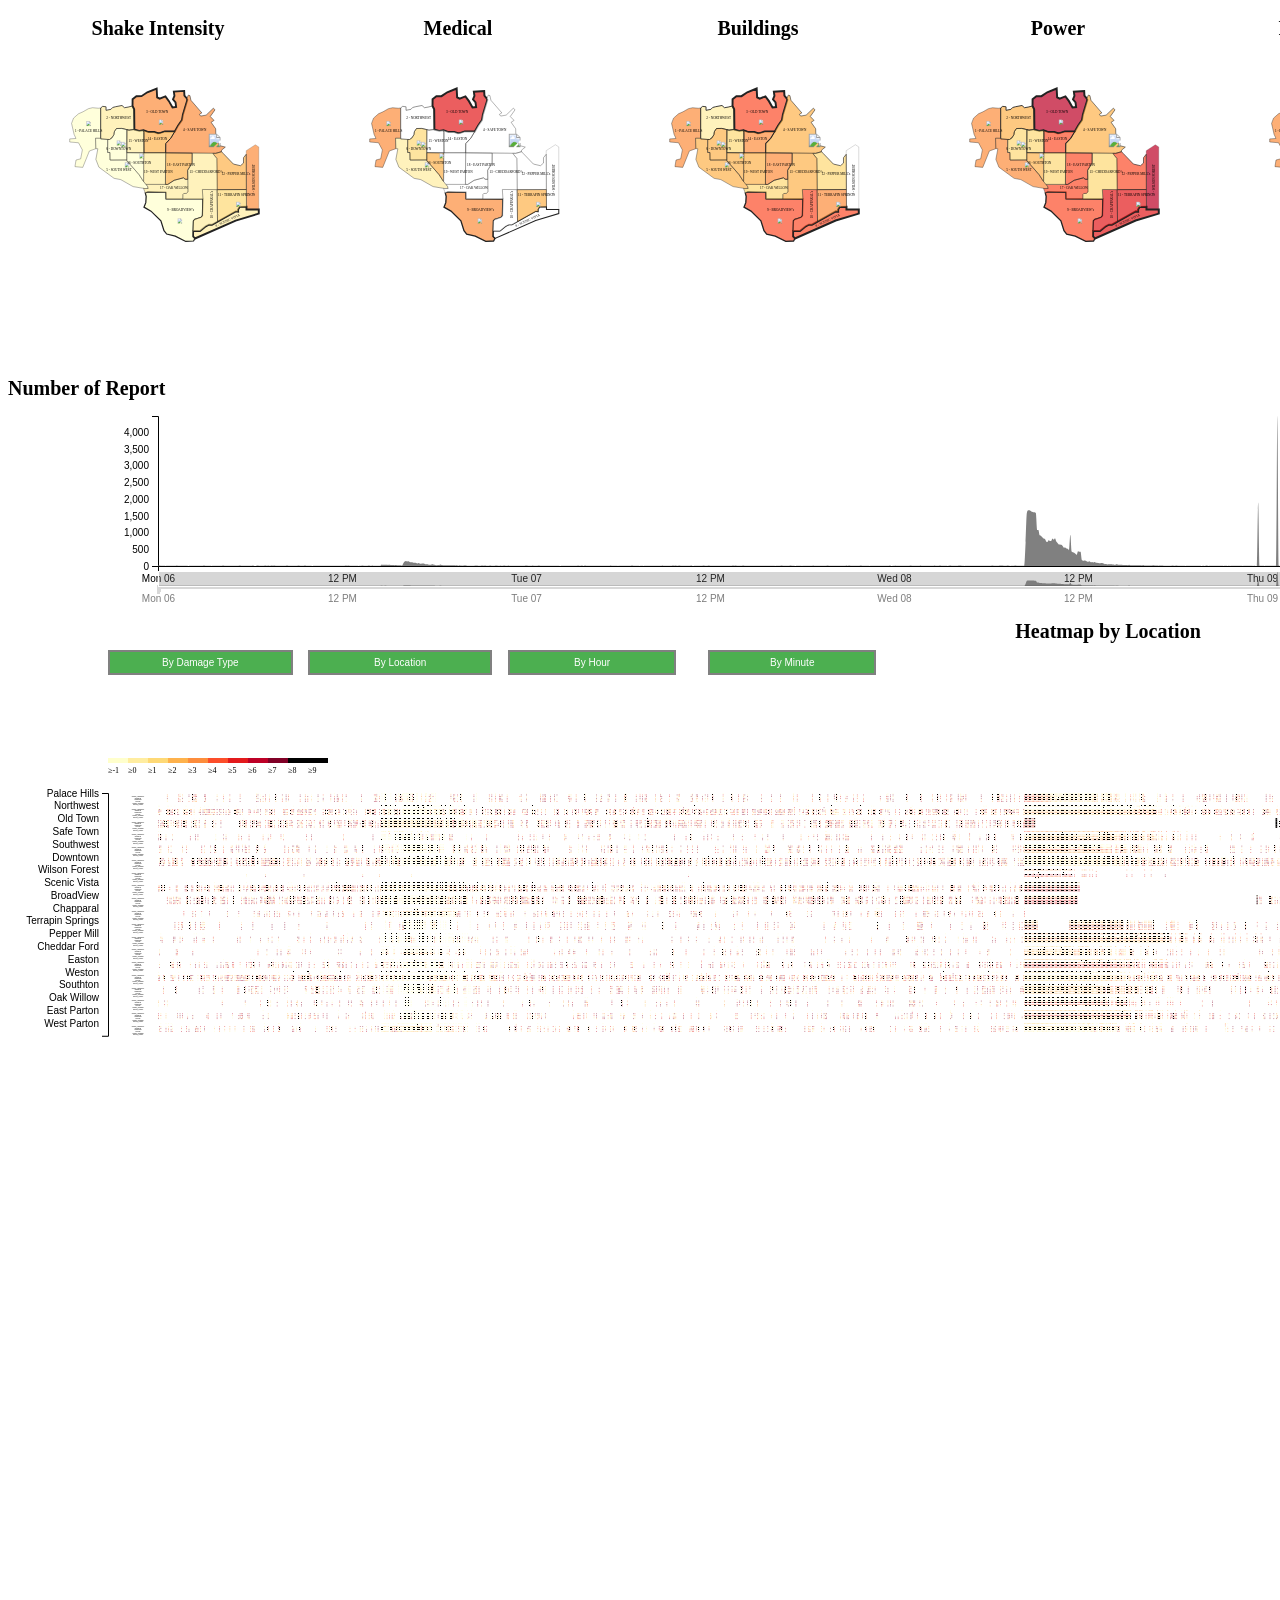
<file: index.html>
<!DOCTYPE html>
<html lang="en">
<head>
    <meta charset="UTF-8">
    <title>Mini Challenge 1 Visualization</title>
    <link rel="stylesheet" type="text/css" href="CSS/style.css">
    <link rel="stylesheet" type="text/css" href="CSS/line-graph.css">
    <script src="./lib/jquery-3.4.0.min.js"></script>
    <script src="./lib/d3.v4.min.js"></script>
    <!--<script src="https://d3js.org/d3-array.v1.min.js"></script>-->
    <script src="./lib/d3-geo.v1.min.js"></script>
    <script src="./lib/colorbrewer.v1.min.js"></script>
    <script src="./lib/math.min.js"></script>
    <script src="./lib/underscore.js"></script>
    <!--<script src="./js/lodash.js"></script>-->

</head>
<body>

    <div id="row">
        <div class="geospatial0">
            <h2>Shake Intensity</h2>
        </div>
        <div class="geospatial1">
            <h2>Medical</h2>
        </div>
        <div class="geospatial2">
            <h2>Buildings</h2>
        </div>
        <div class="geospatial3">
            <h2>Power</h2>
        </div>
        <div class="geospatial4">
            <h2>Roads and bridges</h2>
        </div>
        <div class="geospatial5">
            <h2>Sewer&Water</h2>
        </div>

    </div>
    <div id="heatmap">
            <button id="button1" onclick="showdatabyfeature()">By Damage Type</button>
            <button id="button2" onclick="showdatabylocation()">By Location</button>
            <button id="button3" onclick="updatebyhour()">By Hour</button>
            <button id="button4" onclick="updatebyminute()">By Minute</button>
            <!--<button id="button5" onclick="showdatabyreport()">By Report</button>-->

            <h3>Heatmap by Location</h3>
    </div>
    <div id="box-plot"></div>

    <div id="report_line">
        <h4>Number of Report</h4>
    </div>


    <div id="controller"></div>
    <!--<script src="https://code.jquery.com/jquery-3.4.0.min.js"></script>-->
    <!--<script src="https://unpkg.com/d3-simple-slider"></script>-->
    <!--<script src="slider.js" ></script>-->
    <!--<script src="heatmap.js" ></script>-->
    <script src="./js/geospatial.js" ></script>
    <!--<script src="lineChart.js"></script>-->
    <!--<script src="parallel.js"></script>-->
    <script src="./js/main.js"></script>
</body>
</html>
</file>
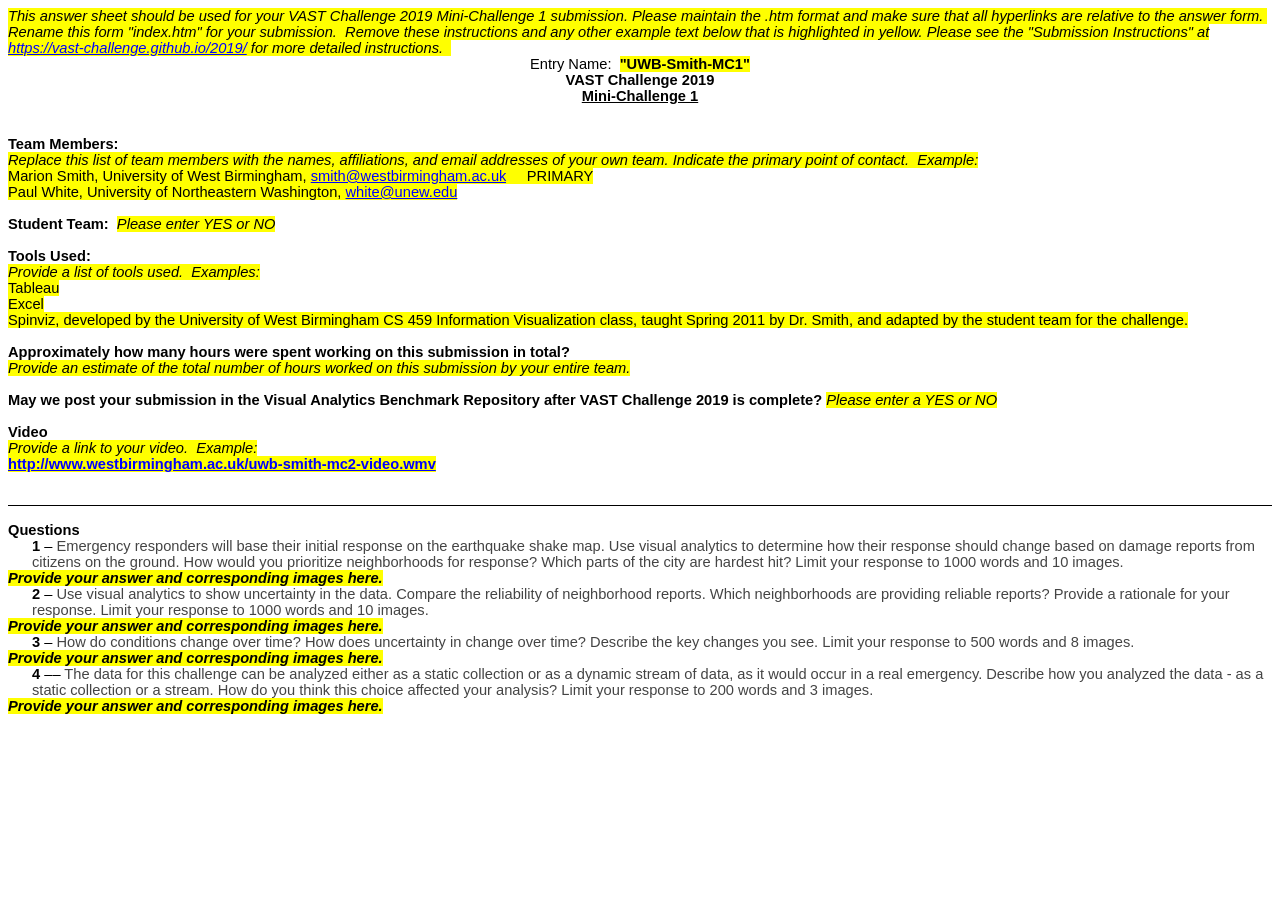
<file: Dataset/MC1/AnswerSheet/VAST Challenge 2019 MC1 Answer Sheet.htm>
<html xmlns:v="urn:schemas-microsoft-com:vml"
xmlns:o="urn:schemas-microsoft-com:office:office"
xmlns:w="urn:schemas-microsoft-com:office:word"
xmlns:m="http://schemas.microsoft.com/office/2004/12/omml"
xmlns="http://www.w3.org/TR/REC-html40">

<head>
<meta http-equiv=Content-Type content="text/html; charset=windows-1252">
<meta name=ProgId content=Word.Document>
<meta name=Generator content="Microsoft Word 15">
<meta name=Originator content="Microsoft Word 15">
<link rel=File-List
href="VAST%20Challenge%202019%20MC1%20Answer%20Sheet_files/filelist.xml">
<title>This form is a web page which was created in MS WORD and therefore can
be easily edited that way</title>
<!--[if gte mso 9]><xml>
 <o:DocumentProperties>
  <o:Author>Whiting, Mark A</o:Author>
  <o:LastAuthor>Whiting, Mark A</o:LastAuthor>
  <o:Revision>3</o:Revision>
  <o:TotalTime>48</o:TotalTime>
  <o:Created>2019-03-25T14:34:00Z</o:Created>
  <o:LastSaved>2019-03-27T15:24:00Z</o:LastSaved>
  <o:Pages>2</o:Pages>
  <o:Words>569</o:Words>
  <o:Characters>3247</o:Characters>
  <o:Company>Pacific Northwest Versions panel</o:Company>
  <o:Lines>27</o:Lines>
  <o:Paragraphs>7</o:Paragraphs>
  <o:CharactersWithSpaces>3809</o:CharactersWithSpaces>
  <o:Version>15.00</o:Version>
 </o:DocumentProperties>
</xml><![endif]-->
<link rel=themeData
href="VAST%20Challenge%202019%20MC1%20Answer%20Sheet_files/themedata.thmx">
<link rel=colorSchemeMapping
href="VAST%20Challenge%202019%20MC1%20Answer%20Sheet_files/colorschememapping.xml">
<!--[if gte mso 9]><xml>
 <w:WordDocument>
  <w:View>Print</w:View>
  <w:SpellingState>Clean</w:SpellingState>
  <w:GrammarState>Clean</w:GrammarState>
  <w:TrackMoves>false</w:TrackMoves>
  <w:TrackFormatting/>
  <w:ValidateAgainstSchemas/>
  <w:SaveIfXMLInvalid>false</w:SaveIfXMLInvalid>
  <w:IgnoreMixedContent>false</w:IgnoreMixedContent>
  <w:AlwaysShowPlaceholderText>false</w:AlwaysShowPlaceholderText>
  <w:DoNotPromoteQF/>
  <w:LidThemeOther>EN-US</w:LidThemeOther>
  <w:LidThemeAsian>X-NONE</w:LidThemeAsian>
  <w:LidThemeComplexScript>X-NONE</w:LidThemeComplexScript>
  <w:Compatibility>
   <w:BreakWrappedTables/>
   <w:SnapToGridInCell/>
   <w:WrapTextWithPunct/>
   <w:UseAsianBreakRules/>
   <w:DontGrowAutofit/>
   <w:SplitPgBreakAndParaMark/>
   <w:DontVertAlignCellWithSp/>
   <w:DontBreakConstrainedForcedTables/>
   <w:DontVertAlignInTxbx/>
   <w:Word11KerningPairs/>
   <w:CachedColBalance/>
  </w:Compatibility>
  <w:BrowserLevel>MicrosoftInternetExplorer4</w:BrowserLevel>
  <m:mathPr>
   <m:mathFont m:val="Cambria Math"/>
   <m:brkBin m:val="before"/>
   <m:brkBinSub m:val="&#45;-"/>
   <m:smallFrac m:val="off"/>
   <m:dispDef/>
   <m:lMargin m:val="0"/>
   <m:rMargin m:val="0"/>
   <m:defJc m:val="centerGroup"/>
   <m:wrapIndent m:val="1440"/>
   <m:intLim m:val="subSup"/>
   <m:naryLim m:val="undOvr"/>
  </m:mathPr></w:WordDocument>
</xml><![endif]--><!--[if gte mso 9]><xml>
 <w:LatentStyles DefLockedState="false" DefUnhideWhenUsed="false"
  DefSemiHidden="false" DefQFormat="false" DefPriority="99"
  LatentStyleCount="371">
  <w:LsdException Locked="false" Priority="0" QFormat="true" Name="Normal"/>
  <w:LsdException Locked="false" Priority="9" QFormat="true" Name="heading 1"/>
  <w:LsdException Locked="false" Priority="9" QFormat="true" Name="heading 2"/>
  <w:LsdException Locked="false" Priority="9" QFormat="true" Name="heading 3"/>
  <w:LsdException Locked="false" Priority="9" SemiHidden="true"
   UnhideWhenUsed="true" QFormat="true" Name="heading 4"/>
  <w:LsdException Locked="false" Priority="9" SemiHidden="true"
   UnhideWhenUsed="true" QFormat="true" Name="heading 5"/>
  <w:LsdException Locked="false" Priority="9" SemiHidden="true"
   UnhideWhenUsed="true" QFormat="true" Name="heading 6"/>
  <w:LsdException Locked="false" Priority="9" SemiHidden="true"
   UnhideWhenUsed="true" QFormat="true" Name="heading 7"/>
  <w:LsdException Locked="false" Priority="9" SemiHidden="true"
   UnhideWhenUsed="true" QFormat="true" Name="heading 8"/>
  <w:LsdException Locked="false" Priority="9" SemiHidden="true"
   UnhideWhenUsed="true" QFormat="true" Name="heading 9"/>
  <w:LsdException Locked="false" SemiHidden="true" UnhideWhenUsed="true"
   Name="index 1"/>
  <w:LsdException Locked="false" SemiHidden="true" UnhideWhenUsed="true"
   Name="index 2"/>
  <w:LsdException Locked="false" SemiHidden="true" UnhideWhenUsed="true"
   Name="index 3"/>
  <w:LsdException Locked="false" SemiHidden="true" UnhideWhenUsed="true"
   Name="index 4"/>
  <w:LsdException Locked="false" SemiHidden="true" UnhideWhenUsed="true"
   Name="index 5"/>
  <w:LsdException Locked="false" SemiHidden="true" UnhideWhenUsed="true"
   Name="index 6"/>
  <w:LsdException Locked="false" SemiHidden="true" UnhideWhenUsed="true"
   Name="index 7"/>
  <w:LsdException Locked="false" SemiHidden="true" UnhideWhenUsed="true"
   Name="index 8"/>
  <w:LsdException Locked="false" SemiHidden="true" UnhideWhenUsed="true"
   Name="index 9"/>
  <w:LsdException Locked="false" Priority="39" SemiHidden="true"
   UnhideWhenUsed="true" Name="toc 1"/>
  <w:LsdException Locked="false" Priority="39" SemiHidden="true"
   UnhideWhenUsed="true" Name="toc 2"/>
  <w:LsdException Locked="false" Priority="39" SemiHidden="true"
   UnhideWhenUsed="true" Name="toc 3"/>
  <w:LsdException Locked="false" Priority="39" SemiHidden="true"
   UnhideWhenUsed="true" Name="toc 4"/>
  <w:LsdException Locked="false" Priority="39" SemiHidden="true"
   UnhideWhenUsed="true" Name="toc 5"/>
  <w:LsdException Locked="false" Priority="39" SemiHidden="true"
   UnhideWhenUsed="true" Name="toc 6"/>
  <w:LsdException Locked="false" Priority="39" SemiHidden="true"
   UnhideWhenUsed="true" Name="toc 7"/>
  <w:LsdException Locked="false" Priority="39" SemiHidden="true"
   UnhideWhenUsed="true" Name="toc 8"/>
  <w:LsdException Locked="false" Priority="39" SemiHidden="true"
   UnhideWhenUsed="true" Name="toc 9"/>
  <w:LsdException Locked="false" SemiHidden="true" UnhideWhenUsed="true"
   Name="Normal Indent"/>
  <w:LsdException Locked="false" SemiHidden="true" UnhideWhenUsed="true"
   Name="footnote text"/>
  <w:LsdException Locked="false" SemiHidden="true" UnhideWhenUsed="true"
   Name="annotation text"/>
  <w:LsdException Locked="false" SemiHidden="true" UnhideWhenUsed="true"
   Name="header"/>
  <w:LsdException Locked="false" SemiHidden="true" UnhideWhenUsed="true"
   Name="footer"/>
  <w:LsdException Locked="false" SemiHidden="true" UnhideWhenUsed="true"
   Name="index heading"/>
  <w:LsdException Locked="false" Priority="35" SemiHidden="true"
   UnhideWhenUsed="true" QFormat="true" Name="caption"/>
  <w:LsdException Locked="false" SemiHidden="true" UnhideWhenUsed="true"
   Name="table of figures"/>
  <w:LsdException Locked="false" SemiHidden="true" UnhideWhenUsed="true"
   Name="envelope address"/>
  <w:LsdException Locked="false" SemiHidden="true" UnhideWhenUsed="true"
   Name="envelope return"/>
  <w:LsdException Locked="false" SemiHidden="true" UnhideWhenUsed="true"
   Name="footnote reference"/>
  <w:LsdException Locked="false" SemiHidden="true" UnhideWhenUsed="true"
   Name="annotation reference"/>
  <w:LsdException Locked="false" SemiHidden="true" UnhideWhenUsed="true"
   Name="parallelLine number"/>
  <w:LsdException Locked="false" SemiHidden="true" UnhideWhenUsed="true"
   Name="page number"/>
  <w:LsdException Locked="false" SemiHidden="true" UnhideWhenUsed="true"
   Name="endnote reference"/>
  <w:LsdException Locked="false" SemiHidden="true" UnhideWhenUsed="true"
   Name="endnote text"/>
  <w:LsdException Locked="false" SemiHidden="true" UnhideWhenUsed="true"
   Name="table of authorities"/>
  <w:LsdException Locked="false" SemiHidden="true" UnhideWhenUsed="true"
   Name="macro"/>
  <w:LsdException Locked="false" SemiHidden="true" UnhideWhenUsed="true"
   Name="toa heading"/>
  <w:LsdException Locked="false" SemiHidden="true" UnhideWhenUsed="true"
   Name="List"/>
  <w:LsdException Locked="false" SemiHidden="true" UnhideWhenUsed="true"
   Name="List Bullet"/>
  <w:LsdException Locked="false" SemiHidden="true" UnhideWhenUsed="true"
   Name="List Number"/>
  <w:LsdException Locked="false" SemiHidden="true" UnhideWhenUsed="true"
   Name="List 2"/>
  <w:LsdException Locked="false" SemiHidden="true" UnhideWhenUsed="true"
   Name="List 3"/>
  <w:LsdException Locked="false" SemiHidden="true" UnhideWhenUsed="true"
   Name="List 4"/>
  <w:LsdException Locked="false" SemiHidden="true" UnhideWhenUsed="true"
   Name="List 5"/>
  <w:LsdException Locked="false" SemiHidden="true" UnhideWhenUsed="true"
   Name="List Bullet 2"/>
  <w:LsdException Locked="false" SemiHidden="true" UnhideWhenUsed="true"
   Name="List Bullet 3"/>
  <w:LsdException Locked="false" SemiHidden="true" UnhideWhenUsed="true"
   Name="List Bullet 4"/>
  <w:LsdException Locked="false" SemiHidden="true" UnhideWhenUsed="true"
   Name="List Bullet 5"/>
  <w:LsdException Locked="false" SemiHidden="true" UnhideWhenUsed="true"
   Name="List Number 2"/>
  <w:LsdException Locked="false" SemiHidden="true" UnhideWhenUsed="true"
   Name="List Number 3"/>
  <w:LsdException Locked="false" SemiHidden="true" UnhideWhenUsed="true"
   Name="List Number 4"/>
  <w:LsdException Locked="false" SemiHidden="true" UnhideWhenUsed="true"
   Name="List Number 5"/>
  <w:LsdException Locked="false" Priority="10" QFormat="true" Name="Title"/>
  <w:LsdException Locked="false" SemiHidden="true" UnhideWhenUsed="true"
   Name="Closing"/>
  <w:LsdException Locked="false" SemiHidden="true" UnhideWhenUsed="true"
   Name="Signature"/>
  <w:LsdException Locked="false" Priority="1" SemiHidden="true"
   UnhideWhenUsed="true" Name="Default Paragraph Font"/>
  <w:LsdException Locked="false" SemiHidden="true" UnhideWhenUsed="true"
   Name="Body Text"/>
  <w:LsdException Locked="false" SemiHidden="true" UnhideWhenUsed="true"
   Name="Body Text Indent"/>
  <w:LsdException Locked="false" SemiHidden="true" UnhideWhenUsed="true"
   Name="List Continue"/>
  <w:LsdException Locked="false" SemiHidden="true" UnhideWhenUsed="true"
   Name="List Continue 2"/>
  <w:LsdException Locked="false" SemiHidden="true" UnhideWhenUsed="true"
   Name="List Continue 3"/>
  <w:LsdException Locked="false" SemiHidden="true" UnhideWhenUsed="true"
   Name="List Continue 4"/>
  <w:LsdException Locked="false" SemiHidden="true" UnhideWhenUsed="true"
   Name="List Continue 5"/>
  <w:LsdException Locked="false" SemiHidden="true" UnhideWhenUsed="true"
   Name="Message Header"/>
  <w:LsdException Locked="false" Priority="11" QFormat="true" Name="Subtitle"/>
  <w:LsdException Locked="false" SemiHidden="true" UnhideWhenUsed="true"
   Name="Salutation"/>
  <w:LsdException Locked="false" SemiHidden="true" UnhideWhenUsed="true"
   Name="Date"/>
  <w:LsdException Locked="false" SemiHidden="true" UnhideWhenUsed="true"
   Name="Body Text First Indent"/>
  <w:LsdException Locked="false" SemiHidden="true" UnhideWhenUsed="true"
   Name="Body Text First Indent 2"/>
  <w:LsdException Locked="false" SemiHidden="true" UnhideWhenUsed="true"
   Name="Note Heading"/>
  <w:LsdException Locked="false" SemiHidden="true" UnhideWhenUsed="true"
   Name="Body Text 2"/>
  <w:LsdException Locked="false" SemiHidden="true" UnhideWhenUsed="true"
   Name="Body Text 3"/>
  <w:LsdException Locked="false" SemiHidden="true" UnhideWhenUsed="true"
   Name="Body Text Indent 2"/>
  <w:LsdException Locked="false" SemiHidden="true" UnhideWhenUsed="true"
   Name="Body Text Indent 3"/>
  <w:LsdException Locked="false" SemiHidden="true" UnhideWhenUsed="true"
   Name="Block Text"/>
  <w:LsdException Locked="false" SemiHidden="true" UnhideWhenUsed="true"
   Name="Hyperlink"/>
  <w:LsdException Locked="false" SemiHidden="true" UnhideWhenUsed="true"
   Name="FollowedHyperlink"/>
  <w:LsdException Locked="false" Priority="22" QFormat="true" Name="Strong"/>
  <w:LsdException Locked="false" Priority="20" QFormat="true" Name="Emphasis"/>
  <w:LsdException Locked="false" SemiHidden="true" UnhideWhenUsed="true"
   Name="Document Map"/>
  <w:LsdException Locked="false" SemiHidden="true" UnhideWhenUsed="true"
   Name="Plain Text"/>
  <w:LsdException Locked="false" SemiHidden="true" UnhideWhenUsed="true"
   Name="E-mail Signature"/>
  <w:LsdException Locked="false" SemiHidden="true" UnhideWhenUsed="true"
   Name="HTML Top of Form"/>
  <w:LsdException Locked="false" SemiHidden="true" UnhideWhenUsed="true"
   Name="HTML Bottom of Form"/>
  <w:LsdException Locked="false" SemiHidden="true" UnhideWhenUsed="true"
   Name="Normal (Web)"/>
  <w:LsdException Locked="false" SemiHidden="true" UnhideWhenUsed="true"
   Name="HTML Acronym"/>
  <w:LsdException Locked="false" SemiHidden="true" UnhideWhenUsed="true"
   Name="HTML Address"/>
  <w:LsdException Locked="false" SemiHidden="true" UnhideWhenUsed="true"
   Name="HTML Cite"/>
  <w:LsdException Locked="false" SemiHidden="true" UnhideWhenUsed="true"
   Name="HTML Code"/>
  <w:LsdException Locked="false" SemiHidden="true" UnhideWhenUsed="true"
   Name="HTML Definition"/>
  <w:LsdException Locked="false" SemiHidden="true" UnhideWhenUsed="true"
   Name="HTML Keyboard"/>
  <w:LsdException Locked="false" SemiHidden="true" UnhideWhenUsed="true"
   Name="HTML Preformatted"/>
  <w:LsdException Locked="false" SemiHidden="true" UnhideWhenUsed="true"
   Name="HTML Sample"/>
  <w:LsdException Locked="false" SemiHidden="true" UnhideWhenUsed="true"
   Name="HTML Typewriter"/>
  <w:LsdException Locked="false" SemiHidden="true" UnhideWhenUsed="true"
   Name="HTML Variable"/>
  <w:LsdException Locked="false" SemiHidden="true" UnhideWhenUsed="true"
   Name="Normal Table"/>
  <w:LsdException Locked="false" SemiHidden="true" UnhideWhenUsed="true"
   Name="annotation subject"/>
  <w:LsdException Locked="false" SemiHidden="true" UnhideWhenUsed="true"
   Name="No List"/>
  <w:LsdException Locked="false" SemiHidden="true" UnhideWhenUsed="true"
   Name="Outline List 1"/>
  <w:LsdException Locked="false" SemiHidden="true" UnhideWhenUsed="true"
   Name="Outline List 2"/>
  <w:LsdException Locked="false" SemiHidden="true" UnhideWhenUsed="true"
   Name="Outline List 3"/>
  <w:LsdException Locked="false" SemiHidden="true" UnhideWhenUsed="true"
   Name="Table Simple 1"/>
  <w:LsdException Locked="false" SemiHidden="true" UnhideWhenUsed="true"
   Name="Table Simple 2"/>
  <w:LsdException Locked="false" SemiHidden="true" UnhideWhenUsed="true"
   Name="Table Simple 3"/>
  <w:LsdException Locked="false" SemiHidden="true" UnhideWhenUsed="true"
   Name="Table Classic 1"/>
  <w:LsdException Locked="false" SemiHidden="true" UnhideWhenUsed="true"
   Name="Table Classic 2"/>
  <w:LsdException Locked="false" SemiHidden="true" UnhideWhenUsed="true"
   Name="Table Classic 3"/>
  <w:LsdException Locked="false" SemiHidden="true" UnhideWhenUsed="true"
   Name="Table Classic 4"/>
  <w:LsdException Locked="false" SemiHidden="true" UnhideWhenUsed="true"
   Name="Table Colorful 1"/>
  <w:LsdException Locked="false" SemiHidden="true" UnhideWhenUsed="true"
   Name="Table Colorful 2"/>
  <w:LsdException Locked="false" SemiHidden="true" UnhideWhenUsed="true"
   Name="Table Colorful 3"/>
  <w:LsdException Locked="false" SemiHidden="true" UnhideWhenUsed="true"
   Name="Table Columns 1"/>
  <w:LsdException Locked="false" SemiHidden="true" UnhideWhenUsed="true"
   Name="Table Columns 2"/>
  <w:LsdException Locked="false" SemiHidden="true" UnhideWhenUsed="true"
   Name="Table Columns 3"/>
  <w:LsdException Locked="false" SemiHidden="true" UnhideWhenUsed="true"
   Name="Table Columns 4"/>
  <w:LsdException Locked="false" SemiHidden="true" UnhideWhenUsed="true"
   Name="Table Columns 5"/>
  <w:LsdException Locked="false" SemiHidden="true" UnhideWhenUsed="true"
   Name="Table Grid 1"/>
  <w:LsdException Locked="false" SemiHidden="true" UnhideWhenUsed="true"
   Name="Table Grid 2"/>
  <w:LsdException Locked="false" SemiHidden="true" UnhideWhenUsed="true"
   Name="Table Grid 3"/>
  <w:LsdException Locked="false" SemiHidden="true" UnhideWhenUsed="true"
   Name="Table Grid 4"/>
  <w:LsdException Locked="false" SemiHidden="true" UnhideWhenUsed="true"
   Name="Table Grid 5"/>
  <w:LsdException Locked="false" SemiHidden="true" UnhideWhenUsed="true"
   Name="Table Grid 6"/>
  <w:LsdException Locked="false" SemiHidden="true" UnhideWhenUsed="true"
   Name="Table Grid 7"/>
  <w:LsdException Locked="false" SemiHidden="true" UnhideWhenUsed="true"
   Name="Table Grid 8"/>
  <w:LsdException Locked="false" SemiHidden="true" UnhideWhenUsed="true"
   Name="Table List 1"/>
  <w:LsdException Locked="false" SemiHidden="true" UnhideWhenUsed="true"
   Name="Table List 2"/>
  <w:LsdException Locked="false" SemiHidden="true" UnhideWhenUsed="true"
   Name="Table List 3"/>
  <w:LsdException Locked="false" SemiHidden="true" UnhideWhenUsed="true"
   Name="Table List 4"/>
  <w:LsdException Locked="false" SemiHidden="true" UnhideWhenUsed="true"
   Name="Table List 5"/>
  <w:LsdException Locked="false" SemiHidden="true" UnhideWhenUsed="true"
   Name="Table List 6"/>
  <w:LsdException Locked="false" SemiHidden="true" UnhideWhenUsed="true"
   Name="Table List 7"/>
  <w:LsdException Locked="false" SemiHidden="true" UnhideWhenUsed="true"
   Name="Table List 8"/>
  <w:LsdException Locked="false" SemiHidden="true" UnhideWhenUsed="true"
   Name="Table 3D effects 1"/>
  <w:LsdException Locked="false" SemiHidden="true" UnhideWhenUsed="true"
   Name="Table 3D effects 2"/>
  <w:LsdException Locked="false" SemiHidden="true" UnhideWhenUsed="true"
   Name="Table 3D effects 3"/>
  <w:LsdException Locked="false" SemiHidden="true" UnhideWhenUsed="true"
   Name="Table Contemporary"/>
  <w:LsdException Locked="false" SemiHidden="true" UnhideWhenUsed="true"
   Name="Table Elegant"/>
  <w:LsdException Locked="false" SemiHidden="true" UnhideWhenUsed="true"
   Name="Table Professional"/>
  <w:LsdException Locked="false" SemiHidden="true" UnhideWhenUsed="true"
   Name="Table Subtle 1"/>
  <w:LsdException Locked="false" SemiHidden="true" UnhideWhenUsed="true"
   Name="Table Subtle 2"/>
  <w:LsdException Locked="false" SemiHidden="true" UnhideWhenUsed="true"
   Name="Table Web 1"/>
  <w:LsdException Locked="false" SemiHidden="true" UnhideWhenUsed="true"
   Name="Table Web 2"/>
  <w:LsdException Locked="false" SemiHidden="true" UnhideWhenUsed="true"
   Name="Table Web 3"/>
  <w:LsdException Locked="false" SemiHidden="true" UnhideWhenUsed="true"
   Name="Balloon Text"/>
  <w:LsdException Locked="false" Priority="59" Name="Table Grid"/>
  <w:LsdException Locked="false" SemiHidden="true" UnhideWhenUsed="true"
   Name="Table Theme"/>
  <w:LsdException Locked="false" SemiHidden="true" Name="Placeholder Text"/>
  <w:LsdException Locked="false" Priority="1" QFormat="true" Name="No Spacing"/>
  <w:LsdException Locked="false" Priority="60" Name="Light Shading"/>
  <w:LsdException Locked="false" Priority="61" Name="Light List"/>
  <w:LsdException Locked="false" Priority="62" Name="Light Grid"/>
  <w:LsdException Locked="false" Priority="63" Name="Medium Shading 1"/>
  <w:LsdException Locked="false" Priority="64" Name="Medium Shading 2"/>
  <w:LsdException Locked="false" Priority="65" Name="Medium List 1"/>
  <w:LsdException Locked="false" Priority="66" Name="Medium List 2"/>
  <w:LsdException Locked="false" Priority="67" Name="Medium Grid 1"/>
  <w:LsdException Locked="false" Priority="68" Name="Medium Grid 2"/>
  <w:LsdException Locked="false" Priority="69" Name="Medium Grid 3"/>
  <w:LsdException Locked="false" Priority="70" Name="Dark List"/>
  <w:LsdException Locked="false" Priority="71" Name="Colorful Shading"/>
  <w:LsdException Locked="false" Priority="72" Name="Colorful List"/>
  <w:LsdException Locked="false" Priority="73" Name="Colorful Grid"/>
  <w:LsdException Locked="false" Priority="60" Name="Light Shading Accent 1"/>
  <w:LsdException Locked="false" Priority="61" Name="Light List Accent 1"/>
  <w:LsdException Locked="false" Priority="62" Name="Light Grid Accent 1"/>
  <w:LsdException Locked="false" Priority="63" Name="Medium Shading 1 Accent 1"/>
  <w:LsdException Locked="false" Priority="64" Name="Medium Shading 2 Accent 1"/>
  <w:LsdException Locked="false" Priority="65" Name="Medium List 1 Accent 1"/>
  <w:LsdException Locked="false" SemiHidden="true" Name="Revision"/>
  <w:LsdException Locked="false" Priority="34" QFormat="true"
   Name="List Paragraph"/>
  <w:LsdException Locked="false" Priority="29" QFormat="true" Name="Quote"/>
  <w:LsdException Locked="false" Priority="30" QFormat="true"
   Name="Intense Quote"/>
  <w:LsdException Locked="false" Priority="66" Name="Medium List 2 Accent 1"/>
  <w:LsdException Locked="false" Priority="67" Name="Medium Grid 1 Accent 1"/>
  <w:LsdException Locked="false" Priority="68" Name="Medium Grid 2 Accent 1"/>
  <w:LsdException Locked="false" Priority="69" Name="Medium Grid 3 Accent 1"/>
  <w:LsdException Locked="false" Priority="70" Name="Dark List Accent 1"/>
  <w:LsdException Locked="false" Priority="71" Name="Colorful Shading Accent 1"/>
  <w:LsdException Locked="false" Priority="72" Name="Colorful List Accent 1"/>
  <w:LsdException Locked="false" Priority="73" Name="Colorful Grid Accent 1"/>
  <w:LsdException Locked="false" Priority="60" Name="Light Shading Accent 2"/>
  <w:LsdException Locked="false" Priority="61" Name="Light List Accent 2"/>
  <w:LsdException Locked="false" Priority="62" Name="Light Grid Accent 2"/>
  <w:LsdException Locked="false" Priority="63" Name="Medium Shading 1 Accent 2"/>
  <w:LsdException Locked="false" Priority="64" Name="Medium Shading 2 Accent 2"/>
  <w:LsdException Locked="false" Priority="65" Name="Medium List 1 Accent 2"/>
  <w:LsdException Locked="false" Priority="66" Name="Medium List 2 Accent 2"/>
  <w:LsdException Locked="false" Priority="67" Name="Medium Grid 1 Accent 2"/>
  <w:LsdException Locked="false" Priority="68" Name="Medium Grid 2 Accent 2"/>
  <w:LsdException Locked="false" Priority="69" Name="Medium Grid 3 Accent 2"/>
  <w:LsdException Locked="false" Priority="70" Name="Dark List Accent 2"/>
  <w:LsdException Locked="false" Priority="71" Name="Colorful Shading Accent 2"/>
  <w:LsdException Locked="false" Priority="72" Name="Colorful List Accent 2"/>
  <w:LsdException Locked="false" Priority="73" Name="Colorful Grid Accent 2"/>
  <w:LsdException Locked="false" Priority="60" Name="Light Shading Accent 3"/>
  <w:LsdException Locked="false" Priority="61" Name="Light List Accent 3"/>
  <w:LsdException Locked="false" Priority="62" Name="Light Grid Accent 3"/>
  <w:LsdException Locked="false" Priority="63" Name="Medium Shading 1 Accent 3"/>
  <w:LsdException Locked="false" Priority="64" Name="Medium Shading 2 Accent 3"/>
  <w:LsdException Locked="false" Priority="65" Name="Medium List 1 Accent 3"/>
  <w:LsdException Locked="false" Priority="66" Name="Medium List 2 Accent 3"/>
  <w:LsdException Locked="false" Priority="67" Name="Medium Grid 1 Accent 3"/>
  <w:LsdException Locked="false" Priority="68" Name="Medium Grid 2 Accent 3"/>
  <w:LsdException Locked="false" Priority="69" Name="Medium Grid 3 Accent 3"/>
  <w:LsdException Locked="false" Priority="70" Name="Dark List Accent 3"/>
  <w:LsdException Locked="false" Priority="71" Name="Colorful Shading Accent 3"/>
  <w:LsdException Locked="false" Priority="72" Name="Colorful List Accent 3"/>
  <w:LsdException Locked="false" Priority="73" Name="Colorful Grid Accent 3"/>
  <w:LsdException Locked="false" Priority="60" Name="Light Shading Accent 4"/>
  <w:LsdException Locked="false" Priority="61" Name="Light List Accent 4"/>
  <w:LsdException Locked="false" Priority="62" Name="Light Grid Accent 4"/>
  <w:LsdException Locked="false" Priority="63" Name="Medium Shading 1 Accent 4"/>
  <w:LsdException Locked="false" Priority="64" Name="Medium Shading 2 Accent 4"/>
  <w:LsdException Locked="false" Priority="65" Name="Medium List 1 Accent 4"/>
  <w:LsdException Locked="false" Priority="66" Name="Medium List 2 Accent 4"/>
  <w:LsdException Locked="false" Priority="67" Name="Medium Grid 1 Accent 4"/>
  <w:LsdException Locked="false" Priority="68" Name="Medium Grid 2 Accent 4"/>
  <w:LsdException Locked="false" Priority="69" Name="Medium Grid 3 Accent 4"/>
  <w:LsdException Locked="false" Priority="70" Name="Dark List Accent 4"/>
  <w:LsdException Locked="false" Priority="71" Name="Colorful Shading Accent 4"/>
  <w:LsdException Locked="false" Priority="72" Name="Colorful List Accent 4"/>
  <w:LsdException Locked="false" Priority="73" Name="Colorful Grid Accent 4"/>
  <w:LsdException Locked="false" Priority="60" Name="Light Shading Accent 5"/>
  <w:LsdException Locked="false" Priority="61" Name="Light List Accent 5"/>
  <w:LsdException Locked="false" Priority="62" Name="Light Grid Accent 5"/>
  <w:LsdException Locked="false" Priority="63" Name="Medium Shading 1 Accent 5"/>
  <w:LsdException Locked="false" Priority="64" Name="Medium Shading 2 Accent 5"/>
  <w:LsdException Locked="false" Priority="65" Name="Medium List 1 Accent 5"/>
  <w:LsdException Locked="false" Priority="66" Name="Medium List 2 Accent 5"/>
  <w:LsdException Locked="false" Priority="67" Name="Medium Grid 1 Accent 5"/>
  <w:LsdException Locked="false" Priority="68" Name="Medium Grid 2 Accent 5"/>
  <w:LsdException Locked="false" Priority="69" Name="Medium Grid 3 Accent 5"/>
  <w:LsdException Locked="false" Priority="70" Name="Dark List Accent 5"/>
  <w:LsdException Locked="false" Priority="71" Name="Colorful Shading Accent 5"/>
  <w:LsdException Locked="false" Priority="72" Name="Colorful List Accent 5"/>
  <w:LsdException Locked="false" Priority="73" Name="Colorful Grid Accent 5"/>
  <w:LsdException Locked="false" Priority="60" Name="Light Shading Accent 6"/>
  <w:LsdException Locked="false" Priority="61" Name="Light List Accent 6"/>
  <w:LsdException Locked="false" Priority="62" Name="Light Grid Accent 6"/>
  <w:LsdException Locked="false" Priority="63" Name="Medium Shading 1 Accent 6"/>
  <w:LsdException Locked="false" Priority="64" Name="Medium Shading 2 Accent 6"/>
  <w:LsdException Locked="false" Priority="65" Name="Medium List 1 Accent 6"/>
  <w:LsdException Locked="false" Priority="66" Name="Medium List 2 Accent 6"/>
  <w:LsdException Locked="false" Priority="67" Name="Medium Grid 1 Accent 6"/>
  <w:LsdException Locked="false" Priority="68" Name="Medium Grid 2 Accent 6"/>
  <w:LsdException Locked="false" Priority="69" Name="Medium Grid 3 Accent 6"/>
  <w:LsdException Locked="false" Priority="70" Name="Dark List Accent 6"/>
  <w:LsdException Locked="false" Priority="71" Name="Colorful Shading Accent 6"/>
  <w:LsdException Locked="false" Priority="72" Name="Colorful List Accent 6"/>
  <w:LsdException Locked="false" Priority="73" Name="Colorful Grid Accent 6"/>
  <w:LsdException Locked="false" Priority="19" QFormat="true"
   Name="Subtle Emphasis"/>
  <w:LsdException Locked="false" Priority="21" QFormat="true"
   Name="Intense Emphasis"/>
  <w:LsdException Locked="false" Priority="31" QFormat="true"
   Name="Subtle Reference"/>
  <w:LsdException Locked="false" Priority="32" QFormat="true"
   Name="Intense Reference"/>
  <w:LsdException Locked="false" Priority="33" QFormat="true" Name="Book Title"/>
  <w:LsdException Locked="false" Priority="37" SemiHidden="true"
   UnhideWhenUsed="true" Name="Bibliography"/>
  <w:LsdException Locked="false" Priority="39" SemiHidden="true"
   UnhideWhenUsed="true" QFormat="true" Name="TOC Heading"/>
  <w:LsdException Locked="false" Priority="41" Name="Plain Table 1"/>
  <w:LsdException Locked="false" Priority="42" Name="Plain Table 2"/>
  <w:LsdException Locked="false" Priority="43" Name="Plain Table 3"/>
  <w:LsdException Locked="false" Priority="44" Name="Plain Table 4"/>
  <w:LsdException Locked="false" Priority="45" Name="Plain Table 5"/>
  <w:LsdException Locked="false" Priority="40" Name="Grid Table Light"/>
  <w:LsdException Locked="false" Priority="46" Name="Grid Table 1 Light"/>
  <w:LsdException Locked="false" Priority="47" Name="Grid Table 2"/>
  <w:LsdException Locked="false" Priority="48" Name="Grid Table 3"/>
  <w:LsdException Locked="false" Priority="49" Name="Grid Table 4"/>
  <w:LsdException Locked="false" Priority="50" Name="Grid Table 5 Dark"/>
  <w:LsdException Locked="false" Priority="51" Name="Grid Table 6 Colorful"/>
  <w:LsdException Locked="false" Priority="52" Name="Grid Table 7 Colorful"/>
  <w:LsdException Locked="false" Priority="46"
   Name="Grid Table 1 Light Accent 1"/>
  <w:LsdException Locked="false" Priority="47" Name="Grid Table 2 Accent 1"/>
  <w:LsdException Locked="false" Priority="48" Name="Grid Table 3 Accent 1"/>
  <w:LsdException Locked="false" Priority="49" Name="Grid Table 4 Accent 1"/>
  <w:LsdException Locked="false" Priority="50" Name="Grid Table 5 Dark Accent 1"/>
  <w:LsdException Locked="false" Priority="51"
   Name="Grid Table 6 Colorful Accent 1"/>
  <w:LsdException Locked="false" Priority="52"
   Name="Grid Table 7 Colorful Accent 1"/>
  <w:LsdException Locked="false" Priority="46"
   Name="Grid Table 1 Light Accent 2"/>
  <w:LsdException Locked="false" Priority="47" Name="Grid Table 2 Accent 2"/>
  <w:LsdException Locked="false" Priority="48" Name="Grid Table 3 Accent 2"/>
  <w:LsdException Locked="false" Priority="49" Name="Grid Table 4 Accent 2"/>
  <w:LsdException Locked="false" Priority="50" Name="Grid Table 5 Dark Accent 2"/>
  <w:LsdException Locked="false" Priority="51"
   Name="Grid Table 6 Colorful Accent 2"/>
  <w:LsdException Locked="false" Priority="52"
   Name="Grid Table 7 Colorful Accent 2"/>
  <w:LsdException Locked="false" Priority="46"
   Name="Grid Table 1 Light Accent 3"/>
  <w:LsdException Locked="false" Priority="47" Name="Grid Table 2 Accent 3"/>
  <w:LsdException Locked="false" Priority="48" Name="Grid Table 3 Accent 3"/>
  <w:LsdException Locked="false" Priority="49" Name="Grid Table 4 Accent 3"/>
  <w:LsdException Locked="false" Priority="50" Name="Grid Table 5 Dark Accent 3"/>
  <w:LsdException Locked="false" Priority="51"
   Name="Grid Table 6 Colorful Accent 3"/>
  <w:LsdException Locked="false" Priority="52"
   Name="Grid Table 7 Colorful Accent 3"/>
  <w:LsdException Locked="false" Priority="46"
   Name="Grid Table 1 Light Accent 4"/>
  <w:LsdException Locked="false" Priority="47" Name="Grid Table 2 Accent 4"/>
  <w:LsdException Locked="false" Priority="48" Name="Grid Table 3 Accent 4"/>
  <w:LsdException Locked="false" Priority="49" Name="Grid Table 4 Accent 4"/>
  <w:LsdException Locked="false" Priority="50" Name="Grid Table 5 Dark Accent 4"/>
  <w:LsdException Locked="false" Priority="51"
   Name="Grid Table 6 Colorful Accent 4"/>
  <w:LsdException Locked="false" Priority="52"
   Name="Grid Table 7 Colorful Accent 4"/>
  <w:LsdException Locked="false" Priority="46"
   Name="Grid Table 1 Light Accent 5"/>
  <w:LsdException Locked="false" Priority="47" Name="Grid Table 2 Accent 5"/>
  <w:LsdException Locked="false" Priority="48" Name="Grid Table 3 Accent 5"/>
  <w:LsdException Locked="false" Priority="49" Name="Grid Table 4 Accent 5"/>
  <w:LsdException Locked="false" Priority="50" Name="Grid Table 5 Dark Accent 5"/>
  <w:LsdException Locked="false" Priority="51"
   Name="Grid Table 6 Colorful Accent 5"/>
  <w:LsdException Locked="false" Priority="52"
   Name="Grid Table 7 Colorful Accent 5"/>
  <w:LsdException Locked="false" Priority="46"
   Name="Grid Table 1 Light Accent 6"/>
  <w:LsdException Locked="false" Priority="47" Name="Grid Table 2 Accent 6"/>
  <w:LsdException Locked="false" Priority="48" Name="Grid Table 3 Accent 6"/>
  <w:LsdException Locked="false" Priority="49" Name="Grid Table 4 Accent 6"/>
  <w:LsdException Locked="false" Priority="50" Name="Grid Table 5 Dark Accent 6"/>
  <w:LsdException Locked="false" Priority="51"
   Name="Grid Table 6 Colorful Accent 6"/>
  <w:LsdException Locked="false" Priority="52"
   Name="Grid Table 7 Colorful Accent 6"/>
  <w:LsdException Locked="false" Priority="46" Name="List Table 1 Light"/>
  <w:LsdException Locked="false" Priority="47" Name="List Table 2"/>
  <w:LsdException Locked="false" Priority="48" Name="List Table 3"/>
  <w:LsdException Locked="false" Priority="49" Name="List Table 4"/>
  <w:LsdException Locked="false" Priority="50" Name="List Table 5 Dark"/>
  <w:LsdException Locked="false" Priority="51" Name="List Table 6 Colorful"/>
  <w:LsdException Locked="false" Priority="52" Name="List Table 7 Colorful"/>
  <w:LsdException Locked="false" Priority="46"
   Name="List Table 1 Light Accent 1"/>
  <w:LsdException Locked="false" Priority="47" Name="List Table 2 Accent 1"/>
  <w:LsdException Locked="false" Priority="48" Name="List Table 3 Accent 1"/>
  <w:LsdException Locked="false" Priority="49" Name="List Table 4 Accent 1"/>
  <w:LsdException Locked="false" Priority="50" Name="List Table 5 Dark Accent 1"/>
  <w:LsdException Locked="false" Priority="51"
   Name="List Table 6 Colorful Accent 1"/>
  <w:LsdException Locked="false" Priority="52"
   Name="List Table 7 Colorful Accent 1"/>
  <w:LsdException Locked="false" Priority="46"
   Name="List Table 1 Light Accent 2"/>
  <w:LsdException Locked="false" Priority="47" Name="List Table 2 Accent 2"/>
  <w:LsdException Locked="false" Priority="48" Name="List Table 3 Accent 2"/>
  <w:LsdException Locked="false" Priority="49" Name="List Table 4 Accent 2"/>
  <w:LsdException Locked="false" Priority="50" Name="List Table 5 Dark Accent 2"/>
  <w:LsdException Locked="false" Priority="51"
   Name="List Table 6 Colorful Accent 2"/>
  <w:LsdException Locked="false" Priority="52"
   Name="List Table 7 Colorful Accent 2"/>
  <w:LsdException Locked="false" Priority="46"
   Name="List Table 1 Light Accent 3"/>
  <w:LsdException Locked="false" Priority="47" Name="List Table 2 Accent 3"/>
  <w:LsdException Locked="false" Priority="48" Name="List Table 3 Accent 3"/>
  <w:LsdException Locked="false" Priority="49" Name="List Table 4 Accent 3"/>
  <w:LsdException Locked="false" Priority="50" Name="List Table 5 Dark Accent 3"/>
  <w:LsdException Locked="false" Priority="51"
   Name="List Table 6 Colorful Accent 3"/>
  <w:LsdException Locked="false" Priority="52"
   Name="List Table 7 Colorful Accent 3"/>
  <w:LsdException Locked="false" Priority="46"
   Name="List Table 1 Light Accent 4"/>
  <w:LsdException Locked="false" Priority="47" Name="List Table 2 Accent 4"/>
  <w:LsdException Locked="false" Priority="48" Name="List Table 3 Accent 4"/>
  <w:LsdException Locked="false" Priority="49" Name="List Table 4 Accent 4"/>
  <w:LsdException Locked="false" Priority="50" Name="List Table 5 Dark Accent 4"/>
  <w:LsdException Locked="false" Priority="51"
   Name="List Table 6 Colorful Accent 4"/>
  <w:LsdException Locked="false" Priority="52"
   Name="List Table 7 Colorful Accent 4"/>
  <w:LsdException Locked="false" Priority="46"
   Name="List Table 1 Light Accent 5"/>
  <w:LsdException Locked="false" Priority="47" Name="List Table 2 Accent 5"/>
  <w:LsdException Locked="false" Priority="48" Name="List Table 3 Accent 5"/>
  <w:LsdException Locked="false" Priority="49" Name="List Table 4 Accent 5"/>
  <w:LsdException Locked="false" Priority="50" Name="List Table 5 Dark Accent 5"/>
  <w:LsdException Locked="false" Priority="51"
   Name="List Table 6 Colorful Accent 5"/>
  <w:LsdException Locked="false" Priority="52"
   Name="List Table 7 Colorful Accent 5"/>
  <w:LsdException Locked="false" Priority="46"
   Name="List Table 1 Light Accent 6"/>
  <w:LsdException Locked="false" Priority="47" Name="List Table 2 Accent 6"/>
  <w:LsdException Locked="false" Priority="48" Name="List Table 3 Accent 6"/>
  <w:LsdException Locked="false" Priority="49" Name="List Table 4 Accent 6"/>
  <w:LsdException Locked="false" Priority="50" Name="List Table 5 Dark Accent 6"/>
  <w:LsdException Locked="false" Priority="51"
   Name="List Table 6 Colorful Accent 6"/>
  <w:LsdException Locked="false" Priority="52"
   Name="List Table 7 Colorful Accent 6"/>
 </w:LatentStyles>
</xml><![endif]-->
<style>
<!--
 /* Font Definitions */
 @font-face
	{font-family:"Cambria Math";
	panose-1:2 4 5 3 5 4 6 3 2 4;
	mso-font-charset:1;
	mso-generic-font-family:roman;
	mso-font-format:other;
	mso-font-pitch:variable;
	mso-font-signature:0 0 0 0 0 0;}
@font-face
	{font-family:Calibri;
	panose-1:2 15 5 2 2 2 4 3 2 4;
	mso-font-charset:0;
	mso-generic-font-family:swiss;
	mso-font-pitch:variable;
	mso-font-signature:-536870145 1073786111 1 0 415 0;}
 /* Style Definitions */
 p.MsoNormal, li.MsoNormal, div.MsoNormal
	{mso-style-unhide:no;
	mso-style-qformat:yes;
	mso-style-parent:"";
	margin:0in;
	margin-bottom:.0001pt;
	mso-pagination:widow-orphan;
	font-size:12.0pt;
	font-family:"Times New Roman",serif;
	mso-fareast-font-family:"Times New Roman";
	mso-fareast-theme-font:minor-fareast;
	color:black;}
h2
	{mso-style-priority:9;
	mso-style-unhide:no;
	mso-style-qformat:yes;
	mso-style-link:"Heading 2 Char";
	mso-margin-top-alt:auto;
	margin-right:0in;
	mso-margin-bottom-alt:auto;
	margin-left:0in;
	mso-pagination:widow-orphan;
	mso-outline-level:2;
	font-size:18.0pt;
	font-family:"Times New Roman",serif;
	mso-fareast-font-family:"Times New Roman";
	mso-fareast-theme-font:minor-fareast;
	color:black;
	font-weight:bold;}
h3
	{mso-style-priority:9;
	mso-style-unhide:no;
	mso-style-qformat:yes;
	mso-style-link:"Heading 3 Char";
	mso-margin-top-alt:auto;
	margin-right:0in;
	mso-margin-bottom-alt:auto;
	margin-left:0in;
	mso-pagination:widow-orphan;
	mso-outline-level:3;
	font-size:13.5pt;
	font-family:"Times New Roman",serif;
	mso-fareast-font-family:"Times New Roman";
	mso-fareast-theme-font:minor-fareast;
	color:black;
	font-weight:bold;}
a:link, span.MsoHyperlink
	{mso-style-priority:99;
	color:blue;
	text-decoration:underline;
	text-underline:single;}
a:visited, span.MsoHyperlinkFollowed
	{mso-style-noshow:yes;
	mso-style-priority:99;
	color:purple;
	text-decoration:underline;
	text-underline:single;}
p
	{mso-style-noshow:yes;
	mso-style-priority:99;
	mso-margin-top-alt:auto;
	margin-right:0in;
	mso-margin-bottom-alt:auto;
	margin-left:0in;
	mso-pagination:widow-orphan;
	font-size:12.0pt;
	font-family:"Times New Roman",serif;
	mso-fareast-font-family:"Times New Roman";
	mso-fareast-theme-font:minor-fareast;
	color:black;}
p.MsoNoSpacing, li.MsoNoSpacing, div.MsoNoSpacing
	{mso-style-noshow:yes;
	mso-style-priority:1;
	mso-style-unhide:no;
	mso-style-qformat:yes;
	mso-margin-top-alt:auto;
	margin-right:0in;
	mso-margin-bottom-alt:auto;
	margin-left:0in;
	mso-pagination:widow-orphan;
	font-size:12.0pt;
	font-family:"Times New Roman",serif;
	mso-fareast-font-family:"Times New Roman";
	color:windowtext;}
p.MsoListParagraph, li.MsoListParagraph, div.MsoListParagraph
	{mso-style-noshow:yes;
	mso-style-priority:34;
	mso-style-unhide:no;
	mso-style-qformat:yes;
	margin-top:0in;
	margin-right:0in;
	margin-bottom:0in;
	margin-left:.5in;
	margin-bottom:.0001pt;
	mso-add-space:auto;
	mso-pagination:widow-orphan;
	font-size:12.0pt;
	font-family:"Times New Roman",serif;
	mso-fareast-font-family:"Times New Roman";
	mso-fareast-theme-font:minor-fareast;
	color:black;}
p.MsoListParagraphCxSpFirst, li.MsoListParagraphCxSpFirst, div.MsoListParagraphCxSpFirst
	{mso-style-noshow:yes;
	mso-style-priority:34;
	mso-style-unhide:no;
	mso-style-qformat:yes;
	mso-style-type:export-only;
	margin-top:0in;
	margin-right:0in;
	margin-bottom:0in;
	margin-left:.5in;
	margin-bottom:.0001pt;
	mso-add-space:auto;
	mso-pagination:widow-orphan;
	font-size:12.0pt;
	font-family:"Times New Roman",serif;
	mso-fareast-font-family:"Times New Roman";
	mso-fareast-theme-font:minor-fareast;
	color:black;}
p.MsoListParagraphCxSpMiddle, li.MsoListParagraphCxSpMiddle, div.MsoListParagraphCxSpMiddle
	{mso-style-noshow:yes;
	mso-style-priority:34;
	mso-style-unhide:no;
	mso-style-qformat:yes;
	mso-style-type:export-only;
	margin-top:0in;
	margin-right:0in;
	margin-bottom:0in;
	margin-left:.5in;
	margin-bottom:.0001pt;
	mso-add-space:auto;
	mso-pagination:widow-orphan;
	font-size:12.0pt;
	font-family:"Times New Roman",serif;
	mso-fareast-font-family:"Times New Roman";
	mso-fareast-theme-font:minor-fareast;
	color:black;}
p.MsoListParagraphCxSpLast, li.MsoListParagraphCxSpLast, div.MsoListParagraphCxSpLast
	{mso-style-noshow:yes;
	mso-style-priority:34;
	mso-style-unhide:no;
	mso-style-qformat:yes;
	mso-style-type:export-only;
	margin-top:0in;
	margin-right:0in;
	margin-bottom:0in;
	margin-left:.5in;
	margin-bottom:.0001pt;
	mso-add-space:auto;
	mso-pagination:widow-orphan;
	font-size:12.0pt;
	font-family:"Times New Roman",serif;
	mso-fareast-font-family:"Times New Roman";
	mso-fareast-theme-font:minor-fareast;
	color:black;}
span.Heading2Char
	{mso-style-name:"Heading 2 Char";
	mso-style-noshow:yes;
	mso-style-priority:9;
	mso-style-unhide:no;
	mso-style-locked:yes;
	mso-style-link:"Heading 2";
	mso-ansi-font-size:13.0pt;
	mso-bidi-font-size:13.0pt;
	font-family:"Cambria",serif;
	mso-ascii-font-family:Cambria;
	mso-ascii-theme-font:major-latin;
	mso-fareast-font-family:"Times New Roman";
	mso-fareast-theme-font:major-fareast;
	mso-hansi-font-family:Cambria;
	mso-hansi-theme-font:major-latin;
	mso-bidi-font-family:"Times New Roman";
	mso-bidi-theme-font:major-bidi;
	color:#4F81BD;
	mso-themecolor:accent1;
	font-weight:bold;}
span.Heading3Char
	{mso-style-name:"Heading 3 Char";
	mso-style-noshow:yes;
	mso-style-priority:9;
	mso-style-unhide:no;
	mso-style-locked:yes;
	mso-style-link:"Heading 3";
	mso-ansi-font-size:12.0pt;
	mso-bidi-font-size:12.0pt;
	font-family:"Cambria",serif;
	mso-ascii-font-family:Cambria;
	mso-ascii-theme-font:major-latin;
	mso-fareast-font-family:"Times New Roman";
	mso-fareast-theme-font:major-fareast;
	mso-hansi-font-family:Cambria;
	mso-hansi-theme-font:major-latin;
	mso-bidi-font-family:"Times New Roman";
	mso-bidi-theme-font:major-bidi;
	color:#4F81BD;
	mso-themecolor:accent1;
	font-weight:bold;}
span.GramE
	{mso-style-name:"";
	mso-gram-e:yes;}
.MsoChpDefault
	{mso-style-type:export-only;
	mso-default-props:yes;
	font-size:10.0pt;
	mso-ansi-font-size:10.0pt;
	mso-bidi-font-size:10.0pt;}
@page WordSection1
	{size:8.5in 11.0in;
	margin:1.0in 1.0in 1.0in 1.0in;
	mso-header-margin:.5in;
	mso-footer-margin:.5in;
	mso-paper-source:0;}
div.WordSection1
	{page:WordSection1;}
-->
</style>
<!--[if gte mso 10]>
<style>
 /* Style Definitions */
 table.MsoNormalTable
	{mso-style-name:"Table Normal";
	mso-tstyle-rowband-size:0;
	mso-tstyle-colband-size:0;
	mso-style-noshow:yes;
	mso-style-priority:99;
	mso-style-parent:"";
	mso-padding-alt:0in 5.4pt 0in 5.4pt;
	mso-para-margin:0in;
	mso-para-margin-bottom:.0001pt;
	mso-pagination:widow-orphan;
	font-size:10.0pt;
	font-family:"Times New Roman",serif;}
</style>
<![endif]--><!--[if gte mso 9]><xml>
 <o:shapedefaults v:ext="edit" spidmax="1026"/>
</xml><![endif]--><!--[if gte mso 9]><xml>
 <o:shapelayout v:ext="edit">
  <o:idmap v:ext="edit" data="1"/>
 </o:shapelayout></xml><![endif]-->
</head>

<body lang=EN-US link=blue vlink=purple style='tab-interval:.5in'>

<div class=WordSection1>

<p class=MsoNormal style='mso-margin-top-alt:auto;mso-margin-bottom-alt:auto'><i><span
style='font-size:11.0pt;font-family:"Calibri",sans-serif;mso-ascii-theme-font:
minor-latin;mso-hansi-theme-font:minor-latin;mso-bidi-font-family:Calibri;
mso-bidi-theme-font:minor-latin;background:yellow;mso-highlight:yellow;
mso-bidi-font-weight:bold'>This answer sheet should be used for your VAST
Challenge 2019 Mini-Challenge 1 submission.<span style='mso-spacerun:yes'>
</span>Please maintain the .htm format and make sure that all hyperlinks are
relative to the answer form.<span style='mso-spacerun:yes'>� </span><o:p></o:p></span></i></p>

<p class=MsoNormal style='mso-margin-top-alt:auto;mso-margin-bottom-alt:auto'><i><span
style='font-size:11.0pt;font-family:"Calibri",sans-serif;mso-ascii-theme-font:
minor-latin;mso-hansi-theme-font:minor-latin;mso-bidi-font-family:Calibri;
mso-bidi-theme-font:minor-latin;background:yellow;mso-highlight:yellow;
mso-bidi-font-weight:bold'>Rename this form &quot;index.htm&quot; for your
submission.<span style='mso-spacerun:yes'>� </span>Remove these instructions
and any other example text below that is highlighted in yellow. Please see the
&quot;Submission Instructions&quot; at <a
href="https://vast-challenge.github.io/2019/">https://vast-challenge.github.io/2019/</a>
for more detailed instructions.<span style='mso-spacerun:yes'>� </span></span></i><i><span
style='font-size:11.0pt;font-family:"Calibri",sans-serif;mso-ascii-theme-font:
minor-latin;mso-hansi-theme-font:minor-latin;mso-bidi-font-family:Calibri;
mso-bidi-theme-font:minor-latin;mso-bidi-font-weight:bold'><span
style='mso-spacerun:yes'>��</span></span></i><span style='font-size:11.0pt;
font-family:"Calibri",sans-serif;mso-ascii-theme-font:minor-latin;mso-hansi-theme-font:
minor-latin;mso-bidi-font-family:Calibri;mso-bidi-theme-font:minor-latin'><o:p></o:p></span></p>

<h2 align=center style='margin:0in;margin-bottom:.0001pt;text-align:center'><span
style='font-size:11.0pt;font-family:"Calibri",sans-serif;mso-ascii-theme-font:
minor-latin;mso-fareast-font-family:"Times New Roman";mso-hansi-theme-font:
minor-latin;mso-bidi-font-family:Calibri;mso-bidi-theme-font:minor-latin;
font-weight:normal;mso-bidi-font-weight:bold'>Entry Name:<span
style='mso-spacerun:yes'>� </span></span><span style='font-size:11.0pt;
font-family:"Calibri",sans-serif;mso-ascii-theme-font:minor-latin;mso-fareast-font-family:
"Times New Roman";mso-hansi-theme-font:minor-latin;mso-bidi-font-family:Calibri;
mso-bidi-theme-font:minor-latin;background:yellow;mso-highlight:yellow'>&quot;UWB-Smith-MC1&quot;</span><span
style='font-size:11.0pt;font-family:"Calibri",sans-serif;mso-ascii-theme-font:
minor-latin;mso-fareast-font-family:"Times New Roman";mso-hansi-theme-font:
minor-latin;mso-bidi-font-family:Calibri;mso-bidi-theme-font:minor-latin'><o:p></o:p></span></h2>

<h2 align=center style='margin:0in;margin-bottom:.0001pt;text-align:center'><span
style='font-size:11.0pt;font-family:"Calibri",sans-serif;mso-ascii-theme-font:
minor-latin;mso-fareast-font-family:"Times New Roman";mso-hansi-theme-font:
minor-latin;mso-bidi-font-family:Calibri;mso-bidi-theme-font:minor-latin'>VAST
Challenge 2019<br>
<u>Mini-Challenge 1</u><o:p></o:p></span></h2>

<h3 style='margin:0in;margin-bottom:.0001pt'><span style='font-size:11.0pt;
font-family:"Calibri",sans-serif;mso-ascii-theme-font:minor-latin;mso-fareast-font-family:
"Times New Roman";mso-hansi-theme-font:minor-latin;mso-bidi-font-family:Calibri;
mso-bidi-theme-font:minor-latin'><o:p>&nbsp;</o:p></span></h3>

<h3 style='margin:0in;margin-bottom:.0001pt'><span style='font-size:11.0pt;
font-family:"Calibri",sans-serif;mso-ascii-theme-font:minor-latin;mso-fareast-font-family:
"Times New Roman";mso-hansi-theme-font:minor-latin;mso-bidi-font-family:Calibri;
mso-bidi-theme-font:minor-latin'><o:p>&nbsp;</o:p></span></h3>

<h3 style='margin:0in;margin-bottom:.0001pt'><span style='font-size:11.0pt;
font-family:"Calibri",sans-serif;mso-ascii-theme-font:minor-latin;mso-fareast-font-family:
"Times New Roman";mso-hansi-theme-font:minor-latin;mso-bidi-font-family:Calibri;
mso-bidi-theme-font:minor-latin'>Team Members:<o:p></o:p></span></h3>

<h3 style='margin:0in;margin-bottom:.0001pt'><i style='mso-bidi-font-style:
normal'><span style='font-size:11.0pt;font-family:"Calibri",sans-serif;
mso-ascii-theme-font:minor-latin;mso-fareast-font-family:"Times New Roman";
mso-hansi-theme-font:minor-latin;mso-bidi-font-family:Calibri;mso-bidi-theme-font:
minor-latin;background:yellow;mso-highlight:yellow;font-weight:normal;
mso-bidi-font-weight:bold'>Replace this list of team members with the names,
affiliations, and email addresses of your own team. Indicate the primary point
of contact.<span style='mso-spacerun:yes'>� </span>Example:<o:p></o:p></span></i></h3>

<p class=MsoNormal><span style='font-size:11.0pt;font-family:"Calibri",sans-serif;
mso-ascii-theme-font:minor-latin;mso-hansi-theme-font:minor-latin;mso-bidi-font-family:
Calibri;mso-bidi-theme-font:minor-latin;background:yellow;mso-highlight:yellow;
mso-bidi-font-style:italic'>Marion Smith, University of West Birmingham, </span><a
href="mailto:smith@westbirmingham.ac.uk"><span style='font-size:11.0pt;
font-family:"Calibri",sans-serif;mso-ascii-theme-font:minor-latin;mso-hansi-theme-font:
minor-latin;mso-bidi-font-family:Calibri;mso-bidi-theme-font:minor-latin;
background:yellow;mso-highlight:yellow;mso-bidi-font-style:italic'>smith@westbirmingham.ac.uk</span></a><span
style='font-size:11.0pt;font-family:"Calibri",sans-serif;mso-ascii-theme-font:
minor-latin;mso-hansi-theme-font:minor-latin;mso-bidi-font-family:Calibri;
mso-bidi-theme-font:minor-latin;background:yellow;mso-highlight:yellow;
mso-bidi-font-style:italic'><span style='mso-spacerun:yes'>���� </span>PRIMARY<br>
Paul White, University of Northeastern Washington, </span><a
href="mailto:white@unew.edu"><span style='font-size:11.0pt;font-family:"Calibri",sans-serif;
mso-ascii-theme-font:minor-latin;mso-hansi-theme-font:minor-latin;mso-bidi-font-family:
Calibri;mso-bidi-theme-font:minor-latin;background:yellow;mso-highlight:yellow;
mso-bidi-font-style:italic'>white@unew.edu</span></a><span style='font-size:
11.0pt;font-family:"Calibri",sans-serif;mso-ascii-theme-font:minor-latin;
mso-hansi-theme-font:minor-latin;mso-bidi-font-family:Calibri;mso-bidi-theme-font:
minor-latin;background:yellow;mso-highlight:yellow;mso-bidi-font-style:italic'>
</span><i><span style='font-size:11.0pt;font-family:"Calibri",sans-serif;
mso-ascii-theme-font:minor-latin;mso-hansi-theme-font:minor-latin;mso-bidi-font-family:
Calibri;mso-bidi-theme-font:minor-latin'><br style='mso-special-character:line-break'>
<![if !supportLineBreakNewLine]><br style='mso-special-character:line-break'>
<![endif]></span></i><span style='font-size:11.0pt;font-family:"Calibri",sans-serif;
mso-ascii-theme-font:minor-latin;mso-hansi-theme-font:minor-latin;mso-bidi-font-family:
Calibri;mso-bidi-theme-font:minor-latin'><o:p></o:p></span></p>

<p class=MsoNormal><b style='mso-bidi-font-weight:normal'><span
style='font-size:11.0pt;font-family:"Calibri",sans-serif;mso-ascii-theme-font:
minor-latin;mso-hansi-theme-font:minor-latin;mso-bidi-font-family:Calibri;
mso-bidi-theme-font:minor-latin'>Student Team:</span></b><span
style='font-size:11.0pt;font-family:"Calibri",sans-serif;mso-ascii-theme-font:
minor-latin;mso-hansi-theme-font:minor-latin;mso-bidi-font-family:Calibri;
mso-bidi-theme-font:minor-latin'> <b style='mso-bidi-font-weight:normal'><span
style='mso-spacerun:yes'>�</span></b><i style='mso-bidi-font-style:normal'><span
style='background:yellow;mso-highlight:yellow'>Please enter YES or NO</span><o:p></o:p></i></span></p>

<p class=MsoNormal><i style='mso-bidi-font-style:normal'><span
style='font-size:11.0pt;font-family:"Calibri",sans-serif;mso-ascii-theme-font:
minor-latin;mso-hansi-theme-font:minor-latin;mso-bidi-font-family:Calibri;
mso-bidi-theme-font:minor-latin'><o:p>&nbsp;</o:p></span></i></p>

<h3 style='margin:0in;margin-bottom:.0001pt'><span style='font-size:11.0pt;
font-family:"Calibri",sans-serif;mso-ascii-theme-font:minor-latin;mso-fareast-font-family:
"Times New Roman";mso-hansi-theme-font:minor-latin;mso-bidi-font-family:Calibri;
mso-bidi-theme-font:minor-latin'>Tools Used:<o:p></o:p></span></h3>

<p class=MsoNormal><i><span style='font-size:11.0pt;font-family:"Calibri",sans-serif;
mso-ascii-theme-font:minor-latin;mso-hansi-theme-font:minor-latin;mso-bidi-font-family:
Calibri;mso-bidi-theme-font:minor-latin;background:yellow;mso-highlight:yellow'>Provide
a list of tools used.<span style='mso-spacerun:yes'>� </span>Examples:<o:p></o:p></span></i></p>

<p class=MsoNormal><span style='font-size:11.0pt;font-family:"Calibri",sans-serif;
mso-ascii-theme-font:minor-latin;mso-hansi-theme-font:minor-latin;mso-bidi-font-family:
Calibri;mso-bidi-theme-font:minor-latin;background:yellow;mso-highlight:yellow;
mso-bidi-font-style:italic'>Tableau<o:p></o:p></span></p>

<p class=MsoNormal><span style='font-size:11.0pt;font-family:"Calibri",sans-serif;
mso-ascii-theme-font:minor-latin;mso-hansi-theme-font:minor-latin;mso-bidi-font-family:
Calibri;mso-bidi-theme-font:minor-latin;background:yellow;mso-highlight:yellow;
mso-bidi-font-style:italic'>Excel<o:p></o:p></span></p>

<p class=MsoNormal><span style='font-size:11.0pt;font-family:"Calibri",sans-serif;
mso-ascii-theme-font:minor-latin;mso-hansi-theme-font:minor-latin;mso-bidi-font-family:
Calibri;mso-bidi-theme-font:minor-latin;background:yellow;mso-highlight:yellow;
mso-bidi-font-style:italic'>Spinviz, developed by the University of West
Birmingham </span><span style='font-size:11.0pt;font-family:"Calibri",sans-serif;
mso-ascii-theme-font:minor-latin;mso-hansi-theme-font:minor-latin;background:
yellow;mso-highlight:yellow'>CS 459 Information Visualization class, taught <span
class=GramE>Spring</span> 2011 by Dr. Smith, and adapted by the student team
for the challenge.</span><span style='font-size:11.0pt;font-family:"Calibri",sans-serif;
mso-ascii-theme-font:minor-latin;mso-hansi-theme-font:minor-latin;mso-bidi-font-family:
Calibri;mso-bidi-theme-font:minor-latin;mso-bidi-font-style:italic'><o:p></o:p></span></p>

<p class=MsoNormal><span style='font-size:11.0pt;font-family:"Calibri",sans-serif;
mso-ascii-theme-font:minor-latin;mso-hansi-theme-font:minor-latin;mso-bidi-font-family:
Calibri;mso-bidi-theme-font:minor-latin;mso-bidi-font-style:italic'><o:p>&nbsp;</o:p></span></p>

<p class=MsoNormal><b style='mso-bidi-font-weight:normal'><span
style='font-size:11.0pt;font-family:"Calibri",sans-serif;mso-ascii-theme-font:
minor-latin;mso-hansi-theme-font:minor-latin;mso-bidi-font-family:Calibri;
mso-bidi-theme-font:minor-latin;mso-bidi-font-style:italic'>Approximately how
many hours were spent working on this submission in total?<o:p></o:p></span></b></p>

<p class=MsoNormal><i><span style='font-size:11.0pt;font-family:"Calibri",sans-serif;
mso-ascii-theme-font:minor-latin;mso-hansi-theme-font:minor-latin;mso-bidi-font-family:
Calibri;mso-bidi-theme-font:minor-latin;background:yellow;mso-highlight:yellow'>Provide
an estimate of the total number of hours worked on this submission by your
entire team.</span></i><b style='mso-bidi-font-weight:normal'><span
style='font-size:11.0pt;font-family:"Calibri",sans-serif;mso-ascii-theme-font:
minor-latin;mso-hansi-theme-font:minor-latin;mso-bidi-font-family:Calibri;
mso-bidi-theme-font:minor-latin;mso-bidi-font-style:italic'><o:p></o:p></span></b></p>

<p class=MsoNormal><b style='mso-bidi-font-weight:normal'><span
style='font-size:11.0pt;font-family:"Calibri",sans-serif;mso-ascii-theme-font:
minor-latin;mso-hansi-theme-font:minor-latin;mso-bidi-font-family:Calibri;
mso-bidi-theme-font:minor-latin;mso-bidi-font-style:italic'><o:p>&nbsp;</o:p></span></b></p>

<p class=MsoNormal><b style='mso-bidi-font-weight:normal'><span
style='font-size:11.0pt;font-family:"Calibri",sans-serif;mso-ascii-theme-font:
minor-latin;mso-hansi-theme-font:minor-latin;mso-bidi-font-family:Calibri;
mso-bidi-theme-font:minor-latin;mso-bidi-font-style:italic'>May we post your
submission in the Visual Analytics Benchmark Repository after VAST Challenge
2019 is complete? </span></b><i style='mso-bidi-font-style:normal'><span
style='font-size:11.0pt;font-family:"Calibri",sans-serif;mso-ascii-theme-font:
minor-latin;mso-hansi-theme-font:minor-latin;mso-bidi-font-family:Calibri;
mso-bidi-theme-font:minor-latin;background:yellow;mso-highlight:yellow'>Please
enter a YES or NO</span></i><b style='mso-bidi-font-weight:normal'><span
style='font-size:11.0pt;font-family:"Calibri",sans-serif;mso-ascii-theme-font:
minor-latin;mso-hansi-theme-font:minor-latin;mso-bidi-font-family:Calibri;
mso-bidi-theme-font:minor-latin;mso-bidi-font-style:italic'><o:p></o:p></span></b></p>

<p class=MsoNormal><span style='font-size:11.0pt;font-family:"Calibri",sans-serif;
mso-ascii-theme-font:minor-latin;mso-hansi-theme-font:minor-latin;mso-bidi-font-family:
Calibri;mso-bidi-theme-font:minor-latin;mso-bidi-font-style:italic'><o:p>&nbsp;</o:p></span></p>

<p class=MsoNormal><b><span style='font-size:11.0pt;font-family:"Calibri",sans-serif;
mso-ascii-theme-font:minor-latin;mso-hansi-theme-font:minor-latin;mso-bidi-font-family:
Calibri;mso-bidi-theme-font:minor-latin;mso-bidi-font-style:italic'>Video <o:p></o:p></span></b></p>

<p class=MsoNormal><i style='mso-bidi-font-style:normal'><span
style='font-size:11.0pt;font-family:"Calibri",sans-serif;mso-ascii-theme-font:
minor-latin;mso-hansi-theme-font:minor-latin;mso-bidi-font-family:Calibri;
mso-bidi-theme-font:minor-latin;background:yellow;mso-highlight:yellow'>Provide
a link to your video.<span style='mso-spacerun:yes'>� </span>Example:<o:p></o:p></span></i></p>

<p class=MsoNormal><a
href="http://www.westbirmingham.ac.uk/uwb-smith-mc2-video.wmv"><b
style='mso-bidi-font-weight:normal'><span style='font-size:11.0pt;font-family:
"Calibri",sans-serif;mso-ascii-theme-font:minor-latin;mso-hansi-theme-font:
minor-latin;mso-bidi-font-family:Calibri;mso-bidi-theme-font:minor-latin;
background:yellow;mso-highlight:yellow'>http://www.westbirmingham.ac.uk/uwb-smith-mc2-video.wmv</span></b></a><b
style='mso-bidi-font-weight:normal'><span style='font-size:11.0pt;font-family:
"Calibri",sans-serif;mso-ascii-theme-font:minor-latin;mso-hansi-theme-font:
minor-latin;mso-bidi-font-family:Calibri;mso-bidi-theme-font:minor-latin'> <o:p></o:p></span></b></p>

<p class=MsoNormal><span style='font-size:11.0pt;font-family:"Calibri",sans-serif;
mso-ascii-theme-font:minor-latin;mso-hansi-theme-font:minor-latin;mso-bidi-font-family:
Calibri;mso-bidi-theme-font:minor-latin'>&nbsp;<o:p></o:p></span></p>

<div style='mso-element:para-border-div;border:none;border-bottom:solid windowtext 1.0pt;
mso-border-bottom-alt:solid windowtext .75pt;padding:0in 0in 1.0pt 0in'>

<p class=MsoNormal style='border:none;mso-border-bottom-alt:solid windowtext .75pt;
padding:0in;mso-padding-alt:0in 0in 1.0pt 0in'><span style='font-size:11.0pt;
font-family:"Calibri",sans-serif;mso-ascii-theme-font:minor-latin;mso-hansi-theme-font:
minor-latin;mso-bidi-font-family:Calibri;mso-bidi-theme-font:minor-latin'><o:p>&nbsp;</o:p></span></p>

</div>

<p class=MsoNormal><span style='font-size:11.0pt;font-family:"Calibri",sans-serif;
mso-ascii-theme-font:minor-latin;mso-hansi-theme-font:minor-latin;mso-bidi-font-family:
Calibri;mso-bidi-theme-font:minor-latin'><o:p>&nbsp;</o:p></span></p>

<p class=MsoNormal style='mso-margin-top-alt:auto;mso-margin-bottom-alt:auto'><b
style='mso-bidi-font-weight:normal'><span style='font-size:11.0pt;font-family:
"Calibri",sans-serif;mso-ascii-theme-font:minor-latin;mso-fareast-font-family:
"Times New Roman";mso-hansi-theme-font:minor-latin;mso-bidi-font-family:Calibri;
mso-bidi-theme-font:minor-latin;color:windowtext'>Questions</span></b><span
style='font-size:11.0pt;font-family:"Calibri",sans-serif;mso-ascii-theme-font:
minor-latin;mso-fareast-font-family:"Times New Roman";mso-hansi-theme-font:
minor-latin;color:windowtext'><o:p></o:p></span></p>

<p class=MsoNormal style='mso-margin-top-alt:auto;mso-margin-bottom-alt:auto;
margin-left:.25in;background:white'><b style='mso-bidi-font-weight:normal'><span
style='font-size:11.0pt;font-family:"Calibri",sans-serif;mso-ascii-theme-font:
minor-latin;mso-fareast-font-family:"Times New Roman";mso-hansi-theme-font:
minor-latin;color:black;mso-themecolor:text1'>1</span></b><span
style='font-size:11.0pt;font-family:"Calibri",sans-serif;mso-ascii-theme-font:
minor-latin;mso-fareast-font-family:"Times New Roman";mso-hansi-theme-font:
minor-latin;color:black;mso-themecolor:text1'> � </span><span style='font-size:
11.0pt;font-family:"Calibri",sans-serif;mso-ascii-theme-font:minor-latin;
mso-fareast-font-family:"Times New Roman";mso-hansi-theme-font:minor-latin;
mso-bidi-font-family:Arial;color:#444444'>Emergency responders will base their
initial response on the earthquake shake map. Use visual analytics to determine
how their response should change based on damage reports from citizens on the ground.
How would you prioritize neighborhoods for response? Which parts of the city are hardest
hit? Limit your response to 1000 words and 10 images.<o:p></o:p></span></p>

<p class=MsoNormal style='mso-margin-top-alt:auto;mso-margin-bottom-alt:auto'><b
style='mso-bidi-font-weight:normal'><i style='mso-bidi-font-style:normal'><span
style='font-size:11.0pt;font-family:"Calibri",sans-serif;mso-ascii-theme-font:
minor-latin;mso-fareast-font-family:"Times New Roman";mso-hansi-theme-font:
minor-latin;mso-bidi-font-family:Calibri;mso-bidi-theme-font:minor-latin;
color:windowtext;background:yellow;mso-highlight:yellow'>Provide your answer
and corresponding images here. </span></i></b><b style='mso-bidi-font-weight:
normal'><i style='mso-bidi-font-style:normal'><span style='font-size:11.0pt;
font-family:"Calibri",sans-serif;mso-ascii-theme-font:minor-latin;mso-fareast-font-family:
"Times New Roman";mso-hansi-theme-font:minor-latin;mso-bidi-font-family:Calibri;
mso-bidi-theme-font:minor-latin;color:windowtext'><o:p></o:p></span></i></b></p>

<p class=MsoNormal style='mso-margin-top-alt:auto;mso-margin-bottom-alt:auto;
margin-left:.25in;background:white'><b style='mso-bidi-font-weight:normal'><span
style='font-size:11.0pt;font-family:"Calibri",sans-serif;mso-ascii-theme-font:
minor-latin;mso-fareast-font-family:"Times New Roman";mso-hansi-theme-font:
minor-latin;color:black;mso-themecolor:text1'>2</span></b><span
style='font-size:11.0pt;font-family:"Calibri",sans-serif;mso-ascii-theme-font:
minor-latin;mso-fareast-font-family:"Times New Roman";mso-hansi-theme-font:
minor-latin;color:black;mso-themecolor:text1'> � </span><span style='font-size:
11.0pt;font-family:"Calibri",sans-serif;mso-ascii-theme-font:minor-latin;
mso-fareast-font-family:"Times New Roman";mso-hansi-theme-font:minor-latin;
mso-bidi-font-family:Arial;color:#444444'>Use visual analytics to show uncertainty
in the data. Compare the reliability of neighborhood reports. Which neighborhoods
are providing reliable reports? Provide a rationale for your response. Limit your
response to 1000 words and 10 images.<o:p></o:p></span></p>

<p class=MsoNormal style='mso-margin-top-alt:auto;mso-margin-bottom-alt:auto'><b
style='mso-bidi-font-weight:normal'><i style='mso-bidi-font-style:normal'><span
style='font-size:11.0pt;font-family:"Calibri",sans-serif;mso-ascii-theme-font:
minor-latin;mso-fareast-font-family:"Times New Roman";mso-hansi-theme-font:
minor-latin;mso-bidi-font-family:Calibri;mso-bidi-theme-font:minor-latin;
color:windowtext;background:yellow;mso-highlight:yellow'>Provide your answer
and corresponding images here. </span></i></b><b style='mso-bidi-font-weight:
normal'><i style='mso-bidi-font-style:normal'><span style='font-size:11.0pt;
font-family:"Calibri",sans-serif;mso-ascii-theme-font:minor-latin;mso-fareast-font-family:
"Times New Roman";mso-hansi-theme-font:minor-latin;mso-bidi-font-family:Calibri;
mso-bidi-theme-font:minor-latin;color:windowtext'><o:p></o:p></span></i></b></p>

<p class=MsoNormal style='mso-margin-top-alt:auto;mso-margin-bottom-alt:auto;
margin-left:.25in;background:white'><b style='mso-bidi-font-weight:normal'><span
style='font-size:11.0pt;font-family:"Calibri",sans-serif;mso-ascii-theme-font:
minor-latin;mso-fareast-font-family:"Times New Roman";mso-hansi-theme-font:
minor-latin;color:black;mso-themecolor:text1'>3</span></b><span
style='font-size:11.0pt;font-family:"Calibri",sans-serif;mso-ascii-theme-font:
minor-latin;mso-fareast-font-family:"Times New Roman";mso-hansi-theme-font:
minor-latin;color:black;mso-themecolor:text1'> � </span><span style='font-size:
11.0pt;font-family:"Calibri",sans-serif;mso-ascii-theme-font:minor-latin;
mso-fareast-font-family:"Times New Roman";mso-hansi-theme-font:minor-latin;
mso-bidi-font-family:Arial;color:#444444'>How do conditions change over time?
How does uncertainty in change over time? Describe the key changes you see. Limit
your response to 500 words and 8 images.<o:p></o:p></span></p>

<p class=MsoNormal style='mso-margin-top-alt:auto;mso-margin-bottom-alt:auto'><b
style='mso-bidi-font-weight:normal'><i style='mso-bidi-font-style:normal'><span
style='font-size:11.0pt;font-family:"Calibri",sans-serif;mso-ascii-theme-font:
minor-latin;mso-fareast-font-family:"Times New Roman";mso-hansi-theme-font:
minor-latin;mso-bidi-font-family:Calibri;mso-bidi-theme-font:minor-latin;
color:windowtext;background:yellow;mso-highlight:yellow'>Provide your answer
and corresponding images here. </span></i></b><span style='font-size:11.0pt;
font-family:"Calibri",sans-serif;mso-ascii-theme-font:minor-latin;mso-fareast-font-family:
"Times New Roman";mso-hansi-theme-font:minor-latin;color:windowtext'><o:p></o:p></span></p>

<p class=MsoNormal style='mso-margin-top-alt:auto;mso-margin-bottom-alt:auto;
margin-left:.25in;background:white'><b style='mso-bidi-font-weight:normal'><span
style='font-size:11.0pt;font-family:"Calibri",sans-serif;mso-ascii-theme-font:
minor-latin;mso-fareast-font-family:"Times New Roman";mso-hansi-theme-font:
minor-latin;color:windowtext'>4</span></b><span style='font-size:11.0pt;
font-family:"Calibri",sans-serif;mso-ascii-theme-font:minor-latin;mso-fareast-font-family:
"Times New Roman";mso-hansi-theme-font:minor-latin;color:windowtext'> �</span><span
style='font-size:11.0pt;font-family:"Calibri",sans-serif;mso-ascii-theme-font:
minor-latin;mso-hansi-theme-font:minor-latin;color:windowtext'>� </span><span
style='font-size:11.0pt;font-family:"Calibri",sans-serif;mso-ascii-theme-font:
minor-latin;mso-fareast-font-family:"Times New Roman";mso-hansi-theme-font:
minor-latin;mso-bidi-font-family:Arial;color:#444444'>The data for this challenge
can be analyzed either as a static collection or as a dynamic stream of data, as
it would occur in a real emergency.  Describe how you analyzed the data - as a static
collection or a stream.  How do you think this choice affected your analysis? Limit
your response to 200 words and 3 images.<o:p></o:p></span></p>

<p class=MsoNormal><b style='mso-bidi-font-weight:normal'><i style='mso-bidi-font-style:
normal'><span style='font-size:11.0pt;font-family:"Calibri",sans-serif;
mso-ascii-theme-font:minor-latin;mso-fareast-font-family:"Times New Roman";
mso-hansi-theme-font:minor-latin;mso-bidi-font-family:Calibri;mso-bidi-theme-font:
minor-latin;color:windowtext;background:yellow;mso-highlight:yellow'>Provide your answer
and corresponding images here. </span></i></b><span style='font-size:11.0pt;font-family:
"Calibri",sans-serif;mso-ascii-theme-font:minor-latin;mso-fareast-font-family:
"Times New Roman";mso-hansi-theme-font:minor-latin;color:windowtext'><o:p></o:p></span></p>

<p class=MsoNormal><span style='font-size:11.0pt;font-family:"Calibri",sans-serif;
mso-ascii-theme-font:minor-latin;mso-hansi-theme-font:minor-latin;mso-bidi-font-family:
Calibri;mso-bidi-theme-font:minor-latin'><o:p>&nbsp;</o:p></span></p>

<p class=MsoNormal><span style='font-size:11.0pt;font-family:"Calibri",sans-serif;
mso-ascii-theme-font:minor-latin;mso-hansi-theme-font:minor-latin;mso-bidi-font-family:
Calibri;mso-bidi-theme-font:minor-latin'><o:p>&nbsp;</o:p></span></p>

</div>

</body>

</html>
</file>
<file: CSS/style.css>
svg {
    font: 15px Times;
}

.background path {
    fill: none;
    stroke: #ddd;
    shape-rendering: crispEdges;
}
#row{
    position:absolute;
    top: 0px;
    width:1900px;
    height:300px;
}
.geospatial0 {
    float: left;
    top: 0px;
    position:relative;
    /*border: 1px solid black;*/
    /*left: 10px;*/
    /*position:absolute;*/
    /*width:300px;*/
    /*height:410px;*/
}
.geospatial1 {
    float: left;
    top: 0px;
    position:relative;
    /*border: 1px solid black;*/
    /*left: 10px;*/
    /*position:absolute;*/
    /*width:0px;*/
    height:410px;
}
.geospatial2 {
    float: left;
    top: 0px;
    position:relative;
    /*border: 1px solid black;*/
    /*left: 10px;*/
    /*position:absolute;*/
    /*width:300px;*/
    /*height:410px;*/
}
.geospatial3 {
    float: left;
    top: 0px;
    position:relative;
    /*border: 1px solid black;*/
    /*left: 10px;*/
    /*position:absolute;*/
    /*width:300px;*/
    /*height:410px;*/
}
.geospatial4 {
    float: left;
    top: 0px;
    position:relative;
    /*border: 1px solid black;*/
    /*left: 10px;*/
    /*position:absolute;*/
    /*width:300px;*/
    /*height:410px;*/
}
.geospatial5 {
    float: left;
    top: 0px;
    position:relative;
    /*border: 1px solid black;*/
    /*left: 10px;*/
    /*position:absolute;*/
    /*width:300px;*/
    /*height:410px;*/
}
#report_line{
    /*float: left;*/
    /*border: 1px solid black;*/
    position:absolute;
    top: 350px;
    width:2200px;
    height: 260px;
}

#heatmap{
    /*float: left;*/
    /*border: 1px solid black;*/
    position:absolute;
    top: 600px;
    width:2200px;
    height:2000px;

}
.foreground path {
    fill: none;
}

.brush .extent {
    fill-opacity: .3;
    stroke: #fff;
    shape-rendering: crispEdges;
}

.axises line,
.axises path {
    fill: none;
    /*stroke: #000;*/
    shape-rendering: crispEdges;
}

.header {
    font-family: 'Open Sans', sans-serif;
    color: #555;
    text-decoration: none;
    text-transform: uppercase;
    font-size: 30px;
    font-weight: 800;
    letter-spacing: -3px;
    line-height: 1;
    text-shadow: lightblue 3px 2px 0;
    position: absolute;
    top: 0;
    left: 1px;
    width:1900px;
    height:40px;
    text-align: center;
    background-image: -webkit-linear-gradient(left top, transparent 0%, transparent 25%, #555 25%, #555 50%, transparent 50%, transparent 75%, #555 75%);
    background-size: 10px 10px;
    -webkit-background-clip: text;
    -webkit-text-fill-color: transparent;
    z-index: -5;
    display: block;
    text-shadow: none;

}
.header{
    background-color: black;
}


#chart-area{
    float: left;
    /*border: 1px solid black;*/
    position:absolute;
    width:900px;
    height:600px;
}
.filter{
    top:40px;
    width:700px;
    height:80px;
}

/*Slider style*/
input[type="radio"] {
    background-color: #ddd;
    background-image: -webkit-linear-gradient(0deg, transparent 20%, hsla(0,0%,100%,.7), transparent 80%),
    -webkit-linear-gradient(90deg, transparent 20%, hsla(0,0%,100%,.7), transparent 80%);
    border-radius: 10px;
    box-shadow: inset 0 1px 1px hsla(0,0%,100%,.8),
    0 0 0 1px hsla(0,0%,0%,.6),
    0 2px 3px hsla(0,0%,0%,.6),
    0 4px 3px hsla(0,0%,0%,.4),
    0 6px 6px hsla(0,0%,0%,.2),
    0 10px 6px hsla(0,0%,0%,.2);
    cursor: pointer;
    display: inline-block;
    height: 10px;
    margin-right: 10px;
    position: relative;
    width: 10px;
    -webkit-appearance: none;
}
input[type="radio"]:after {
    background-color: lightgray;
    border-radius: 25px;
    box-shadow: inset 0 0 0 1px hsla(0,0%,0%,.4),
    0 1px 1px hsla(0,0%,100%,.8);
    content: '';
    display: block;
    height: 7px;
    left: 2px;
    position: relative;
    top: 2px;
    width: 7px;
}
input[type="radio"]:checked:after {
    background-color: green;
    box-shadow: inset 0 0 0 1px hsla(0,0%,0%,.4),
    inset 0 2px 2px hsla(0,0%,100%,.4),
    0 1px 1px hsla(0,0%,100%,.8),
    0 0 2px 2px hsla(0,70%,70%,.4);
}
input[type=submit] {padding:5px 15px; background:#ccc; border:0 none;
    top: 5px;
    cursor:pointer;
    -webkit-border-radius: 5px;
    border-radius: 5px; }

h1 {
    font-family: 'Dancing Script', cursive;
    font-size: 20px;
    text-align: center;

}

h2 {
    font-family: 'Dancing Script', cursive;
    font-size: 20px;
    text-align: center;
    /*transform: rotate(90deg);*/
}

h3 {
    font-family: 'Dancing Script', cursive;
    font-size: 20px;
    text-align: center;
}
h4 {
    font-family: 'Dancing Script', cursive;
    font-size: 20px;
    text-align: left;

}


#slider-time{
    position: relative;
    width: 200px;
    height: 100px;
}

.col-sm-1{
    position: relative;
    width: 200px;
    height: 100px;
}

#slider-simple{
    position: absolute;
   top: 600px;
}
#legend-chart {
    position: absolute;
    top: 50px;
    left: 300px;
}
/*div.tooltip {*/
    /*position: absolute;*/
    /*top: 205px;*/
    /*left:1220px;*/
    /*text-align: left;*/
    /*width: 120px;*/
    /*height: 130px;*/
    /*padding: 2px;*/
    /*font: 12px sans-serif;*/
    /*background: lightsteelblue;*/
    /*border: 0px;*/
    /*border-radius: 8px;*/
    /*pointer-events: none;*/
/*}*/

.heatmap_tooltip {
    text-align: center;
    font-family: monospace;
    font-size: 8pt;
    color: #000;
    position: relative;
    background: rgba(255, 255, 255, 0.8);
    border: 4px solid #66F;
    padding: 5px;
    border-radius: 8px ;
    -webkit-border-top-left-radius: 8px;
    -webkit-border-top-right-radius: 8px;
    -webkit-border-bottom-right-radius: 8px;
    -webkit-border-bottom-left-radius: 8px;
    -khtml-border-top-left-radius: 8px;
    -khtml-border-top-right-radius: 8px;
    -khtml-border-bottom-right-radius: 8px;
    -khtml-border-bottom-left-radius: 8px;
    -moz-border-radius-topleft: 8px;
    -moz-border-radius-topright: 8px;
    -moz-border-radius-bottomright: 8px;
    -moz-border-radius-bottomleft: 8px;
    border-top-left-radius: 8px;
    border-top-right-radius: 8px;
    border-bottom-right-radius: 8px;
    border-bottom-left-radius: 8px;
    width: 100px;
    z-index:10000;
    -webkit-box-shadow: 4px 4px 10px rgba(0, 0, 0, 0.8);
    -moz-box-shadow: 4px 4px 10px rgba(0, 0, 0, 0.8);
    box-shadow: 4px 4px 10px rgba(0, 0, 0, 0.8);
}

.heatmap_tooltip:after, .heatmap_tooltip:before {
    top: 100%;
    border: solid transparent;
    content: " ";
    height: 0;
    width: 0;
    position: absolute;
    pointer-events: none;
}

.heatmap_tooltip:after {
    border-color: rgba(236, 240, 241, 0);
    border-top-color: #FFFFF;
    border-width: 10px;
    left: 50%;
    margin-left: -10px;
}

.heatmap_tooltip:before {
    border-color: rgba(44, 62, 80, 0);
    border-top-color: #66F;
    border-width: 16px;
    left: 50%;
    margin-left: -16px;
}

text.hover {
    font-size: 30px;
    font-weight: bold;
    fill: #66F;
    font-background: #000;
}

.geoNuclear{
    fill: #fcce1f;
    stroke: black;
    r: 12px;
}

.geoHospitals {
    fill: red;
    r: 5px;
}

#button1 {
    background-color: #4CAF50; /* Green */
    border: 2px solid gray;
    color: white;
    padding: 5px 52px;
    text-align: center;
    text-decoration: none;
    /*display: inline-block;*/
    font-size: 10px;
    position: absolute;
    top: 50px;
    left: 100px;
    cursor: pointer;
}

#button2 {
    background-color: #4CAF50; /* Green */
    border: 2px solid gray;
    color: white;
    padding: 5px 64px;
    text-align: center;
    text-decoration: none;
    /*display: inline-block;*/
    font-size: 10px;
    position: absolute;
    top: 50px;
    left: 300px;
    cursor: pointer;
}

#button3 {
    background-color: #4CAF50; /* Green */
    border: 2px solid gray;
    color: white;
    padding: 5px 64px;
    text-align: center;
    text-decoration: none;
    /*display: inline-block;*/
    font-size: 10px;
    position: absolute;
    top: 50px;
    left: 500px;
    cursor: pointer;
}

#button4 {
    background-color: #4CAF50; /* Green */
    border: 2px solid gray;
    color: white;
    padding: 5px 60px;
    text-align: center;
    text-decoration: none;
    /*display: inline-block;*/
    font-size: 10px;
    position: absolute;
    top: 50px;
    left: 700px;
    cursor: pointer;
}
#button5 {
    background-color: #4CAF50; /* Green */
    border: 2px solid gray;
    color: white;
    padding: 5px 60px;
    text-align: center;
    text-decoration: none;
    /*display: inline-block;*/
    font-size: 10px;
    position: absolute;
    top: 50px;
    left: 900px;
    cursor: pointer;
}
.grid {
    font-size: 8px;
}

#button1:hover {background-color: deepskyblue;
}

#button2:hover {background-color: deepskyblue;
}

#button3:hover {background-color: deepskyblue;
}

#button4:hover {background-color: deepskyblue;
}

#button5:hover {background-color: deepskyblue;
}

.area{
    fill: grey;
}
.area_heat{
    fill: steelblue;
}
.zoom {
    cursor: move;
    fill: none;
    pointer-events: all;
}
</file>
<file: CSS/line-graph.css>
/*.parallelLine {*/
    /*fill: none;*/
    /*stroke: steelblue;*/
    /*stroke-width: 2px;*/
/*}*/
.chart {

}

.main text {
    font: 10px sans-serif;
}

.axis line, .axis path {
    shape-rendering: crispEdges;
    stroke: black;
    fill: none;
}
.node {
    stroke: #fff;
    stroke-width: 1.5px;
}

/*.link {*/
/*stroke: #000000;*/
/*stroke-opacity: .6;*/
/*}*/

.axis {
    opacity: 0.5;
    font: 10px sans-serif;
    -webkit-user-select: none;
    -moz-user-select: none;
    user-select: none;
}
.link {
    fill: #dddddd;
    stroke-width: 1px;
}

.axis .domain {
    fill: none;
    stroke: #000;
    stroke-opacity: .3;
    stroke-width: 4px;
    stroke-linecap: round;
}

.axis .halo {
    fill: none;
    stroke: #ddd;
    stroke-width: 3px;
    stroke-linecap: round;
}

.slider .handle {
    fill: #fff;
    stroke: #000;
    stroke-opacity: .5;
    stroke-width: 1.25px;
    cursor: grab;
}

#box-plot{
    position:absolute;
    top: 50px;
    left: 2000px;
}
</file>
